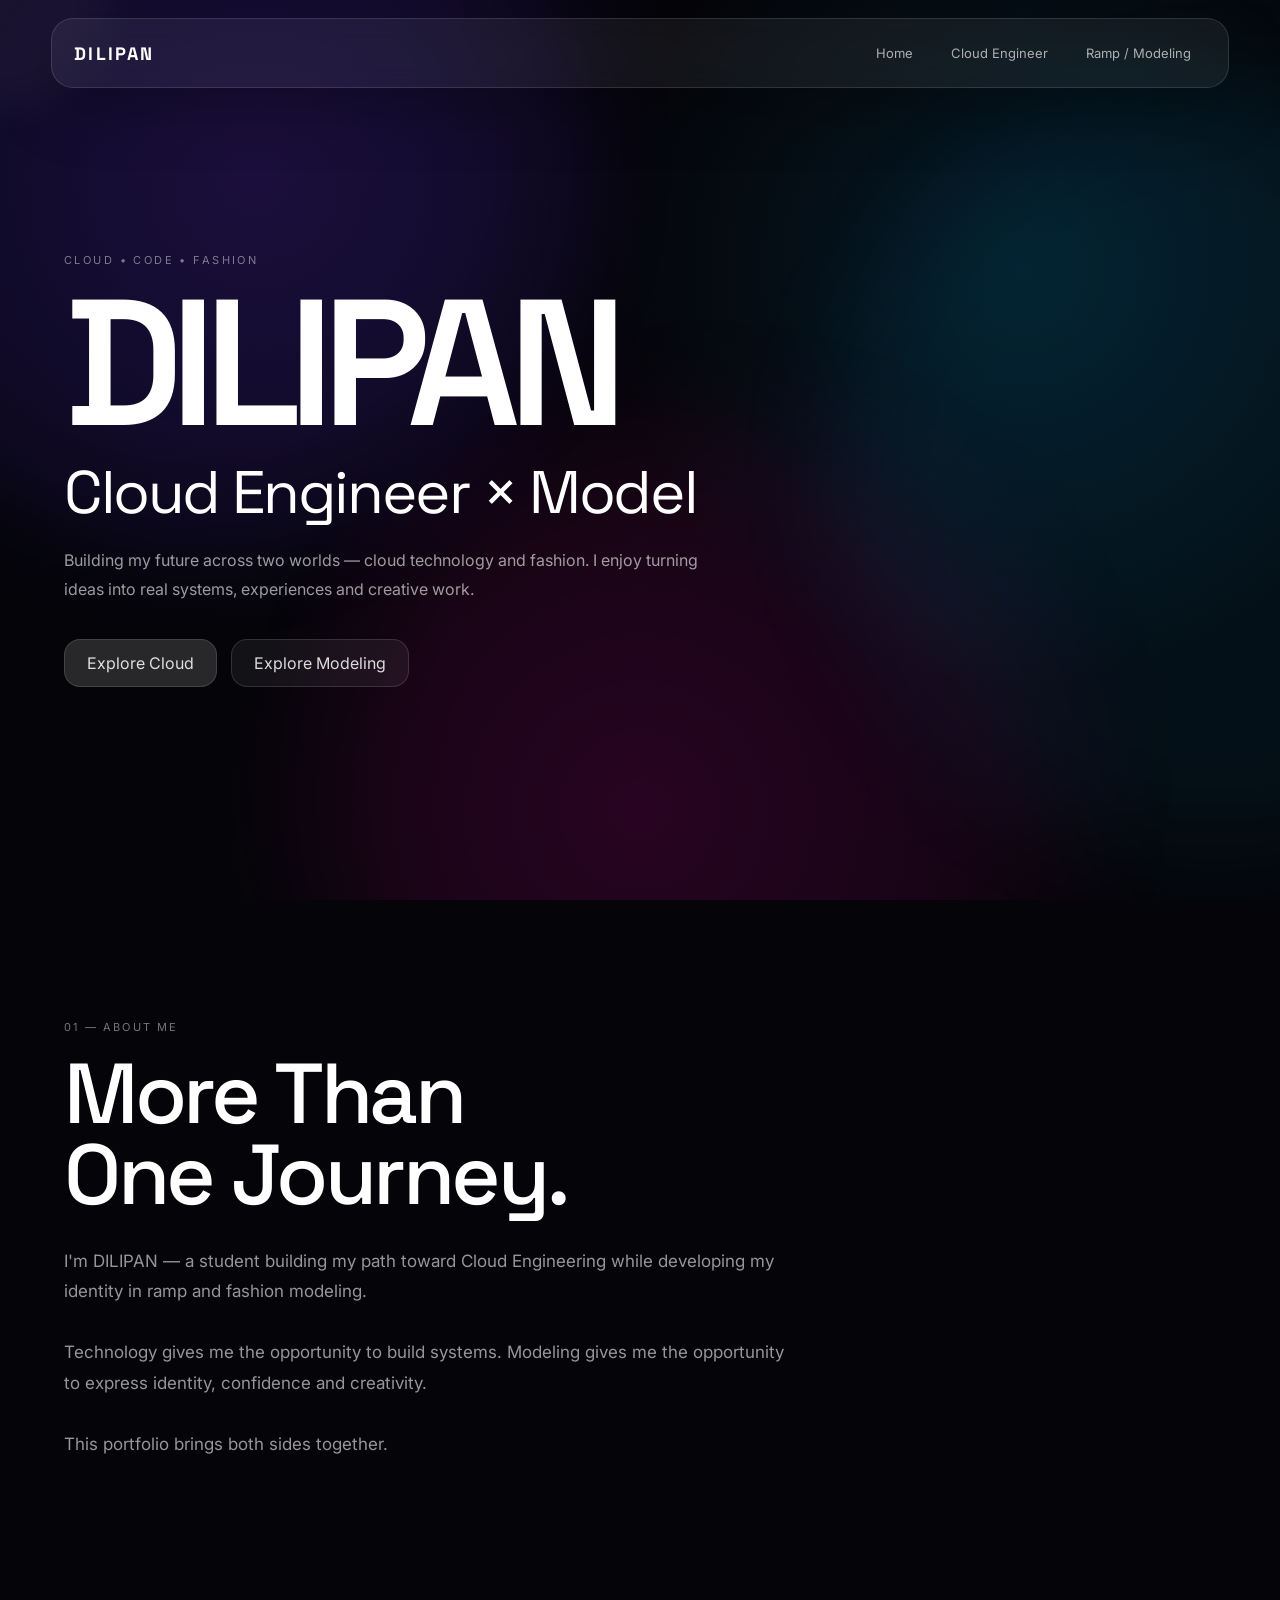
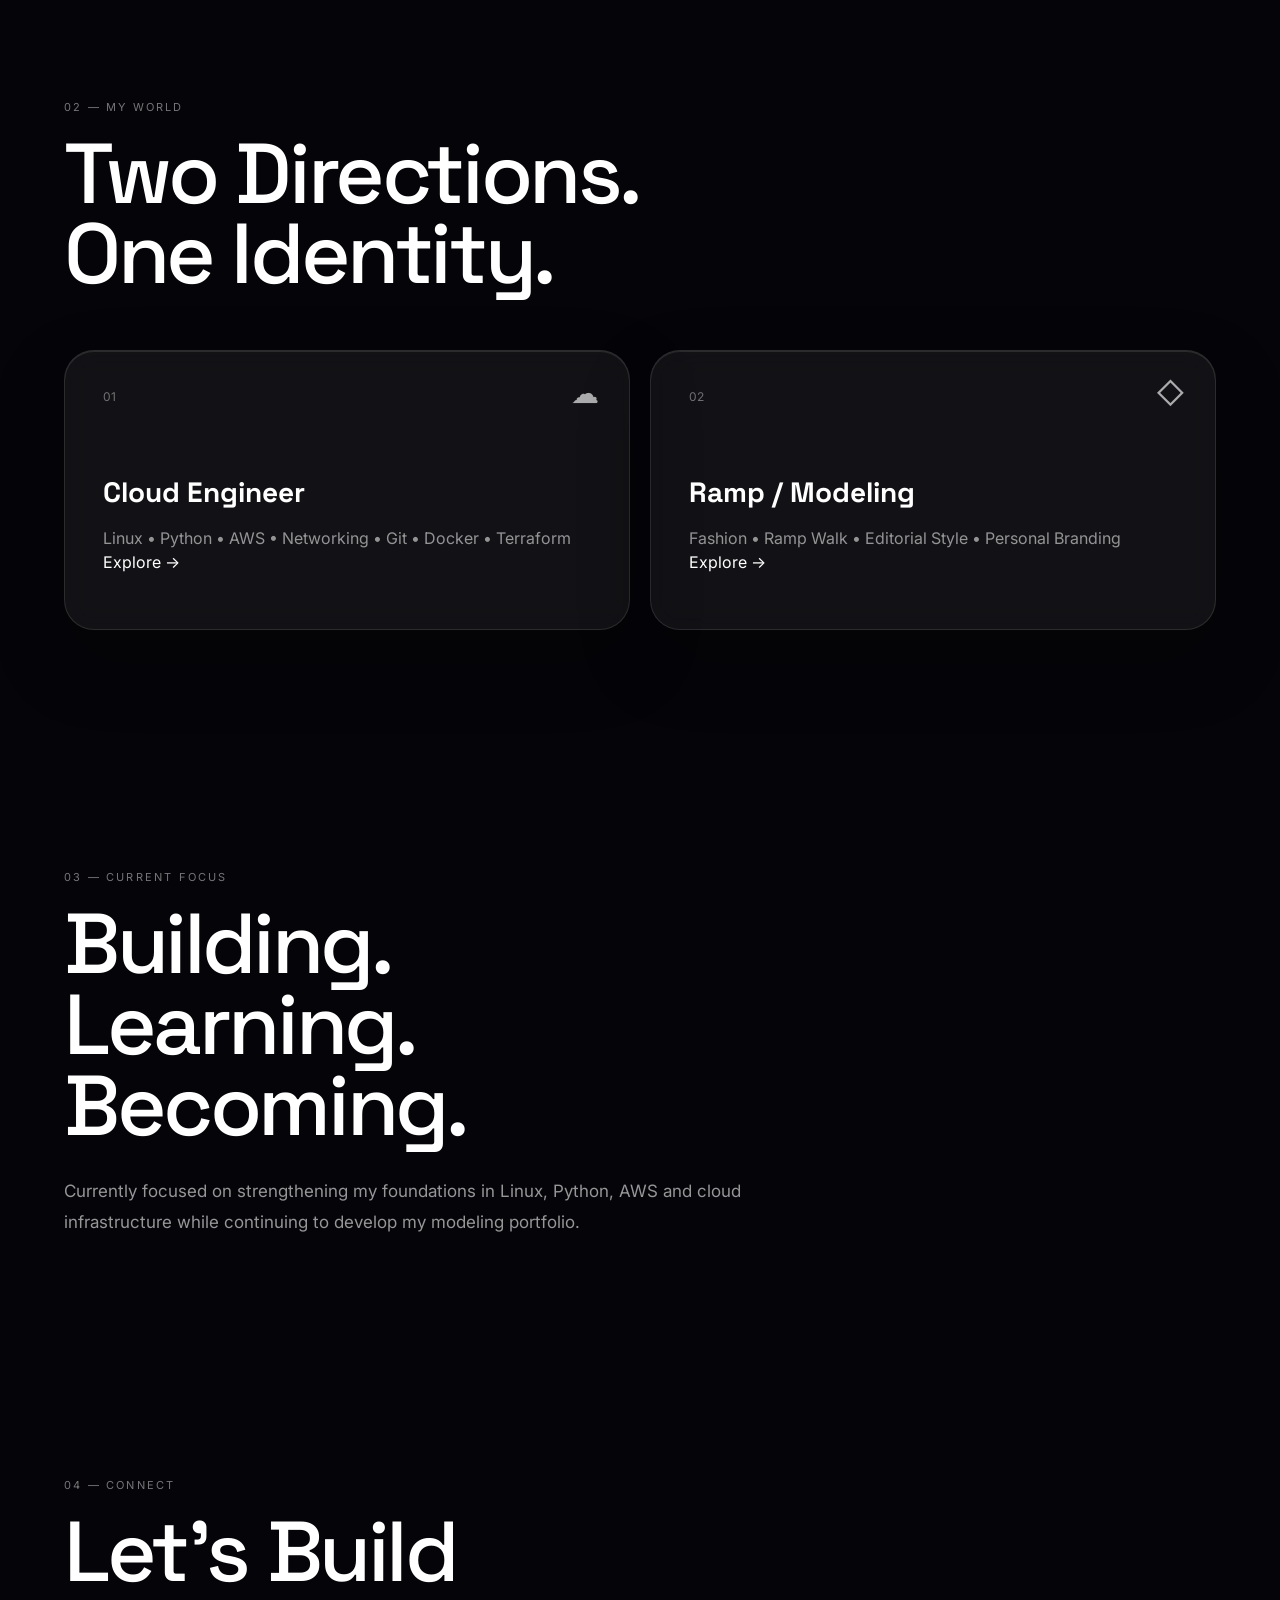
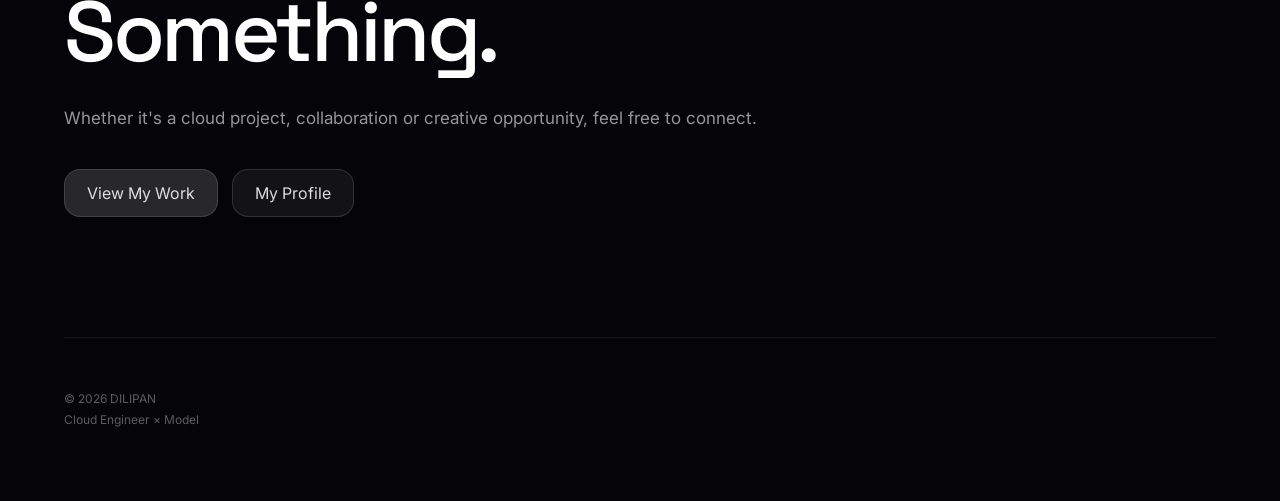
<file: index.html>
<!DOCTYPE html>
<html lang="en">

<head>
    <meta charset="UTF-8">

    <meta name="viewport"
        content="width=device-width, initial-scale=1.0">

    <title>DILIPAN | Cloud Engineer × Model</title>

    <link rel="stylesheet" href="style.css">
</head>

<body>

    <!-- ========================================
         LIQUID GLASS BACKGROUND
    ======================================== -->

    <div class="liquid-background">

        <div class="liquid-layer layer-1"></div>
        <div class="liquid-layer layer-2"></div>
        <div class="liquid-layer layer-3"></div>

        <div class="cursor-light"></div>

    </div>


    <!-- ========================================
         NAVIGATION
    ======================================== -->

    <header>

        <nav class="navbar">

            <a href="index.html"
               class="logo">
                DILIPAN
            </a>

            <div class="nav-links">

                <a href="index.html">
                    Home
                </a>

                <a href="cloud.html">
                    Cloud Engineer
                </a>

                <a href="modelling.html">
                    Ramp / Modeling
                </a>

            </div>

        </nav>

    </header>


    <!-- ========================================
         HERO
    ======================================== -->

    <main>

        <section class="hero">

            <div class="hero-tag">
                CLOUD • CODE • FASHION
            </div>


            <h1>
                DILIPAN
            </h1>


            <h2>
                Cloud Engineer × Model
            </h2>


            <p>
                Building my future across two worlds —
                cloud technology and fashion.
                I enjoy turning ideas into real systems,
                experiences and creative work.
            </p>


            <div class="hero-buttons">

                <a href="cloud.html"
                   class="btn primary">
                    Explore Cloud
                </a>

                <a href="modelling.html"
                   class="btn">
                    Explore Modeling
                </a>

            </div>

        </section>



        <!-- ========================================
             ABOUT
        ======================================== -->

        <section class="about">

            <div class="section-label">
                01 — ABOUT ME
            </div>

            <h2>
                More Than<br>
                One Journey.
            </h2>

            <p class="about-text">

                I'm DILIPAN — a student building my
                path toward Cloud Engineering while
                developing my identity in ramp and
                fashion modeling.

                <br><br>

                Technology gives me the opportunity
                to build systems. Modeling gives me
                the opportunity to express identity,
                confidence and creativity.

                <br><br>

                This portfolio brings both sides
                together.

            </p>

        </section>



        <!-- ========================================
             MY WORLD
        ======================================== -->

        <section class="world">

            <div class="section-label">
                02 — MY WORLD
            </div>

            <h2>
                Two Directions.<br>
                One Identity.
            </h2>


            <div class="career-grid">


                <!-- CLOUD -->

                <a href="cloud.html"
                   class="career-card">

                    <div class="card-number">
                        01
                    </div>

                    <div class="card-icon">
                        ☁
                    </div>

                    <h3>
                        Cloud Engineer
                    </h3>

                    <p>
                        Linux • Python • AWS •
                        Networking • Git • Docker •
                        Terraform
                    </p>

                    <span class="card-link">
                        Explore → 
                    </span>

                </a>



                <!-- MODELING -->

                <a href="modelling.html"
                   class="career-card">

                    <div class="card-number">
                        02
                    </div>

                    <div class="card-icon">
                        ◇
                    </div>

                    <h3>
                        Ramp / Modeling
                    </h3>

                    <p>
                        Fashion • Ramp Walk •
                        Editorial Style •
                        Personal Branding
                    </p>

                    <span class="card-link">
                        Explore →
                    </span>

                </a>

            </div>

        </section>



        <!-- ========================================
             CURRENT FOCUS
        ======================================== -->

        <section class="focus">

            <div class="section-label">
                03 — CURRENT FOCUS
            </div>

            <h2>
                Building.<br>
                Learning.<br>
                Becoming.
            </h2>

            <p class="about-text">

                Currently focused on strengthening
                my foundations in Linux, Python,
                AWS and cloud infrastructure while
                continuing to develop my modeling
                portfolio.

            </p>

        </section>



        <!-- ========================================
             CONTACT
        ======================================== -->

        <section class="contact">

            <div class="section-label">
                04 — CONNECT
            </div>

            <h2>
                Let's Build<br>
                Something.
            </h2>

            <p class="about-text">

                Whether it's a cloud project,
                collaboration or creative opportunity,
                feel free to connect.

            </p>


            <div class="hero-buttons">

                <a href="cloud.html"
                   class="btn primary">
                    View My Work
                </a>

                <a href="modelling.html"
                   class="btn">
                    My Profile
                </a>

            </div>

        </section>

    </main>



    <!-- ========================================
         FOOTER
    ======================================== -->

    <footer>

        © 2026 DILIPAN
        <br>
        Cloud Engineer × Model

    </footer>


    <script src="script.js"></script>

</body>

</html>
</file>
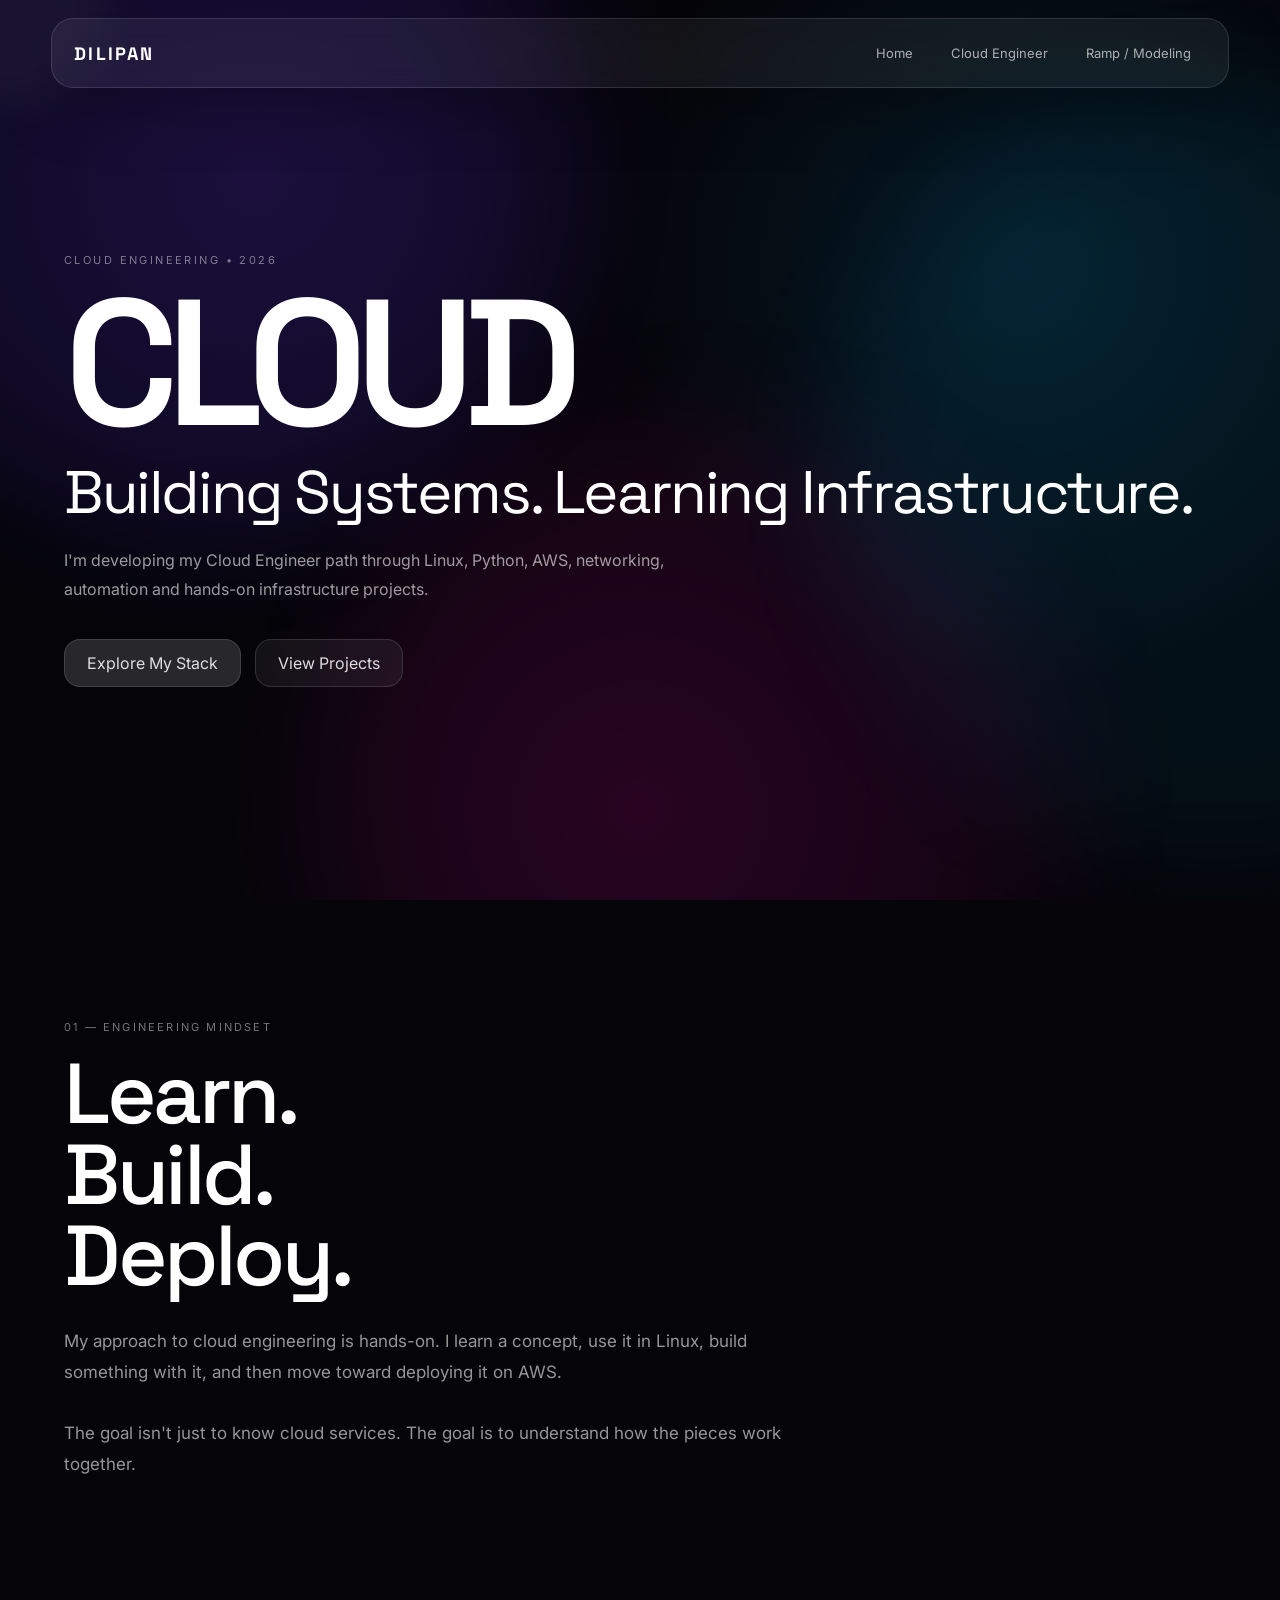
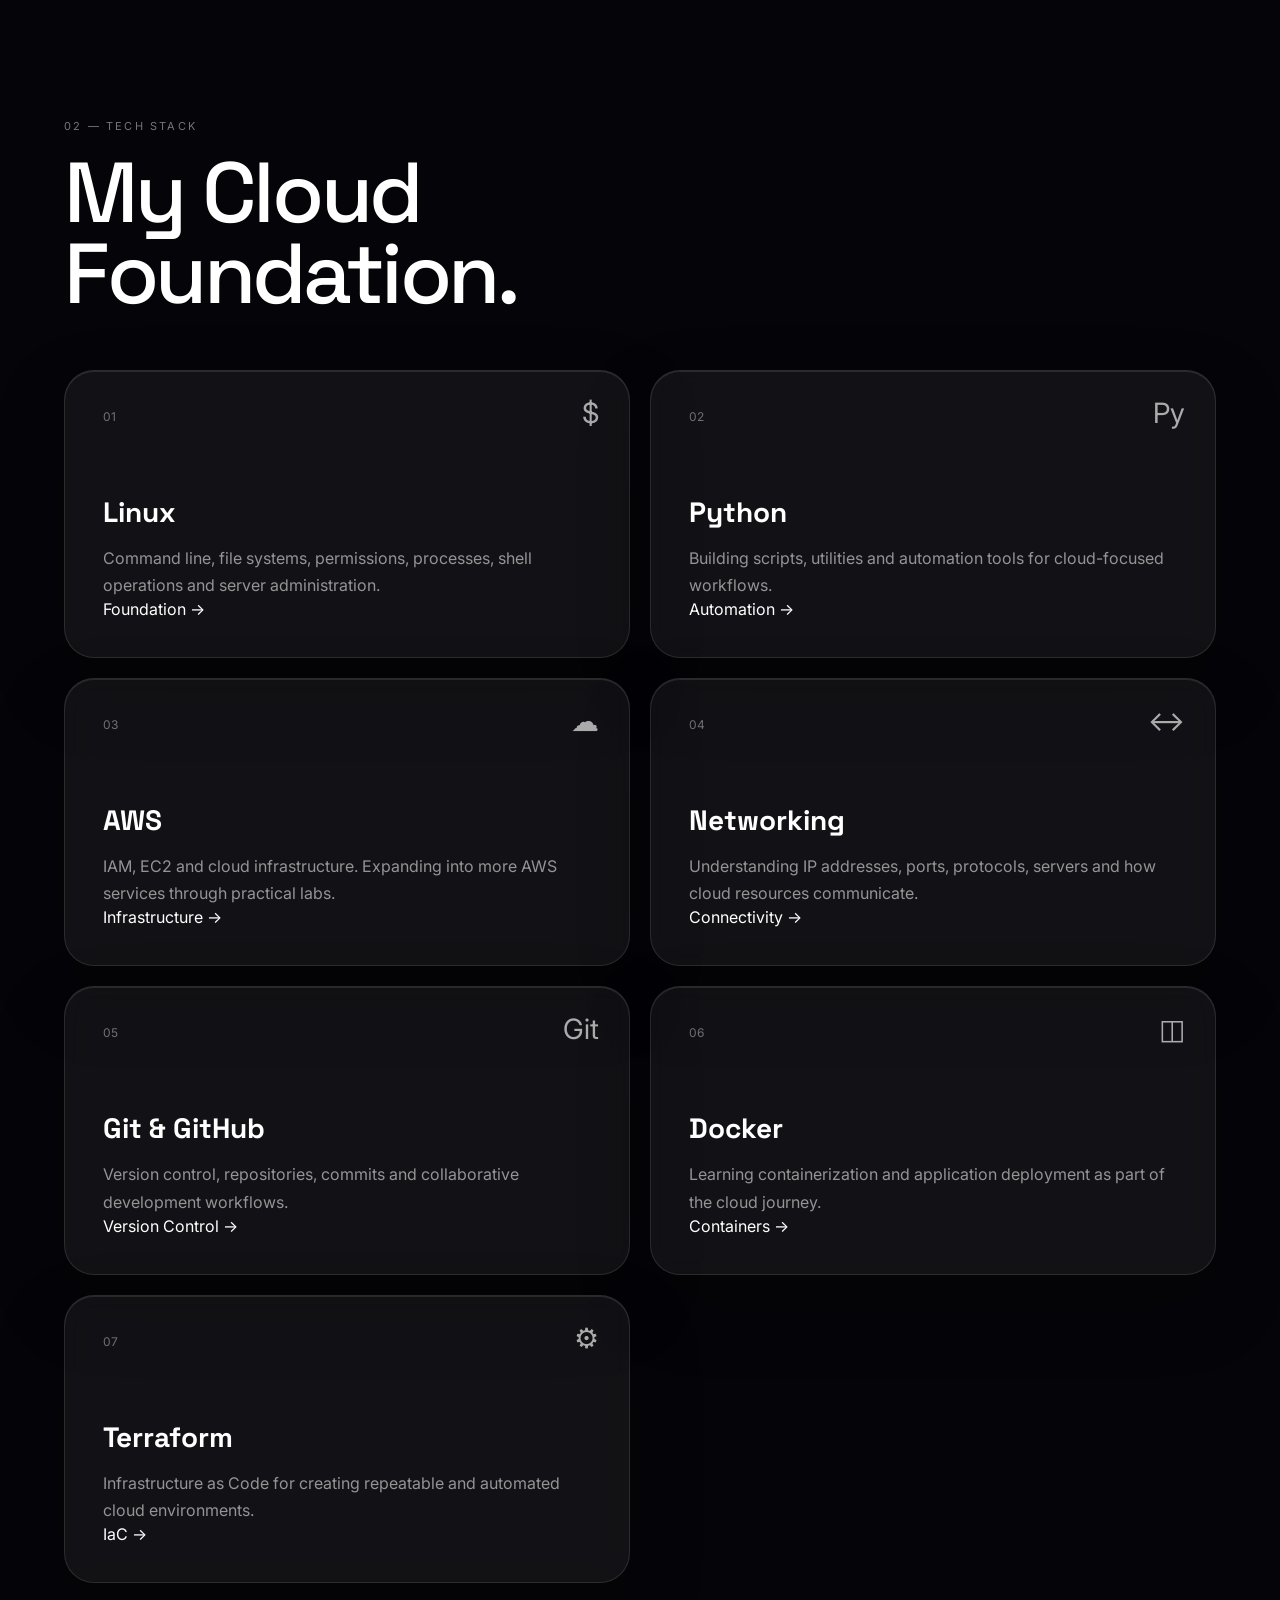
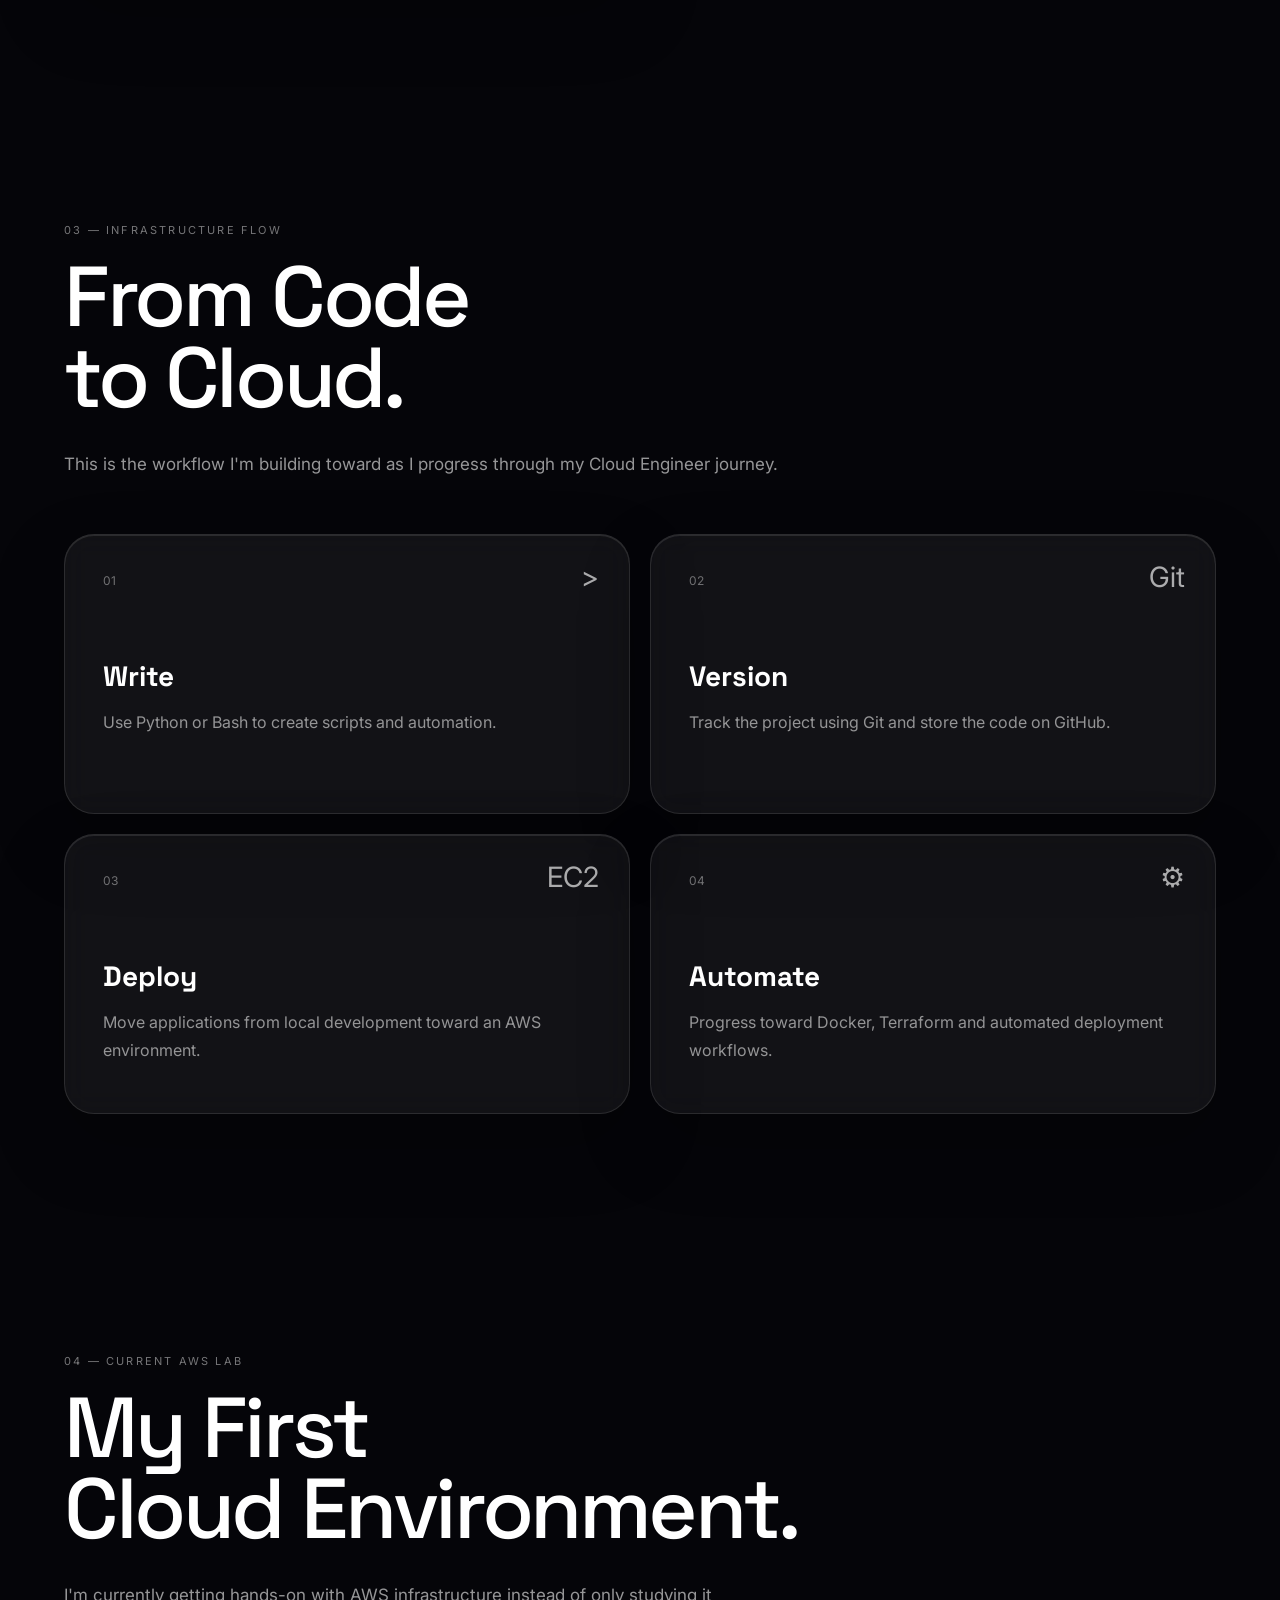
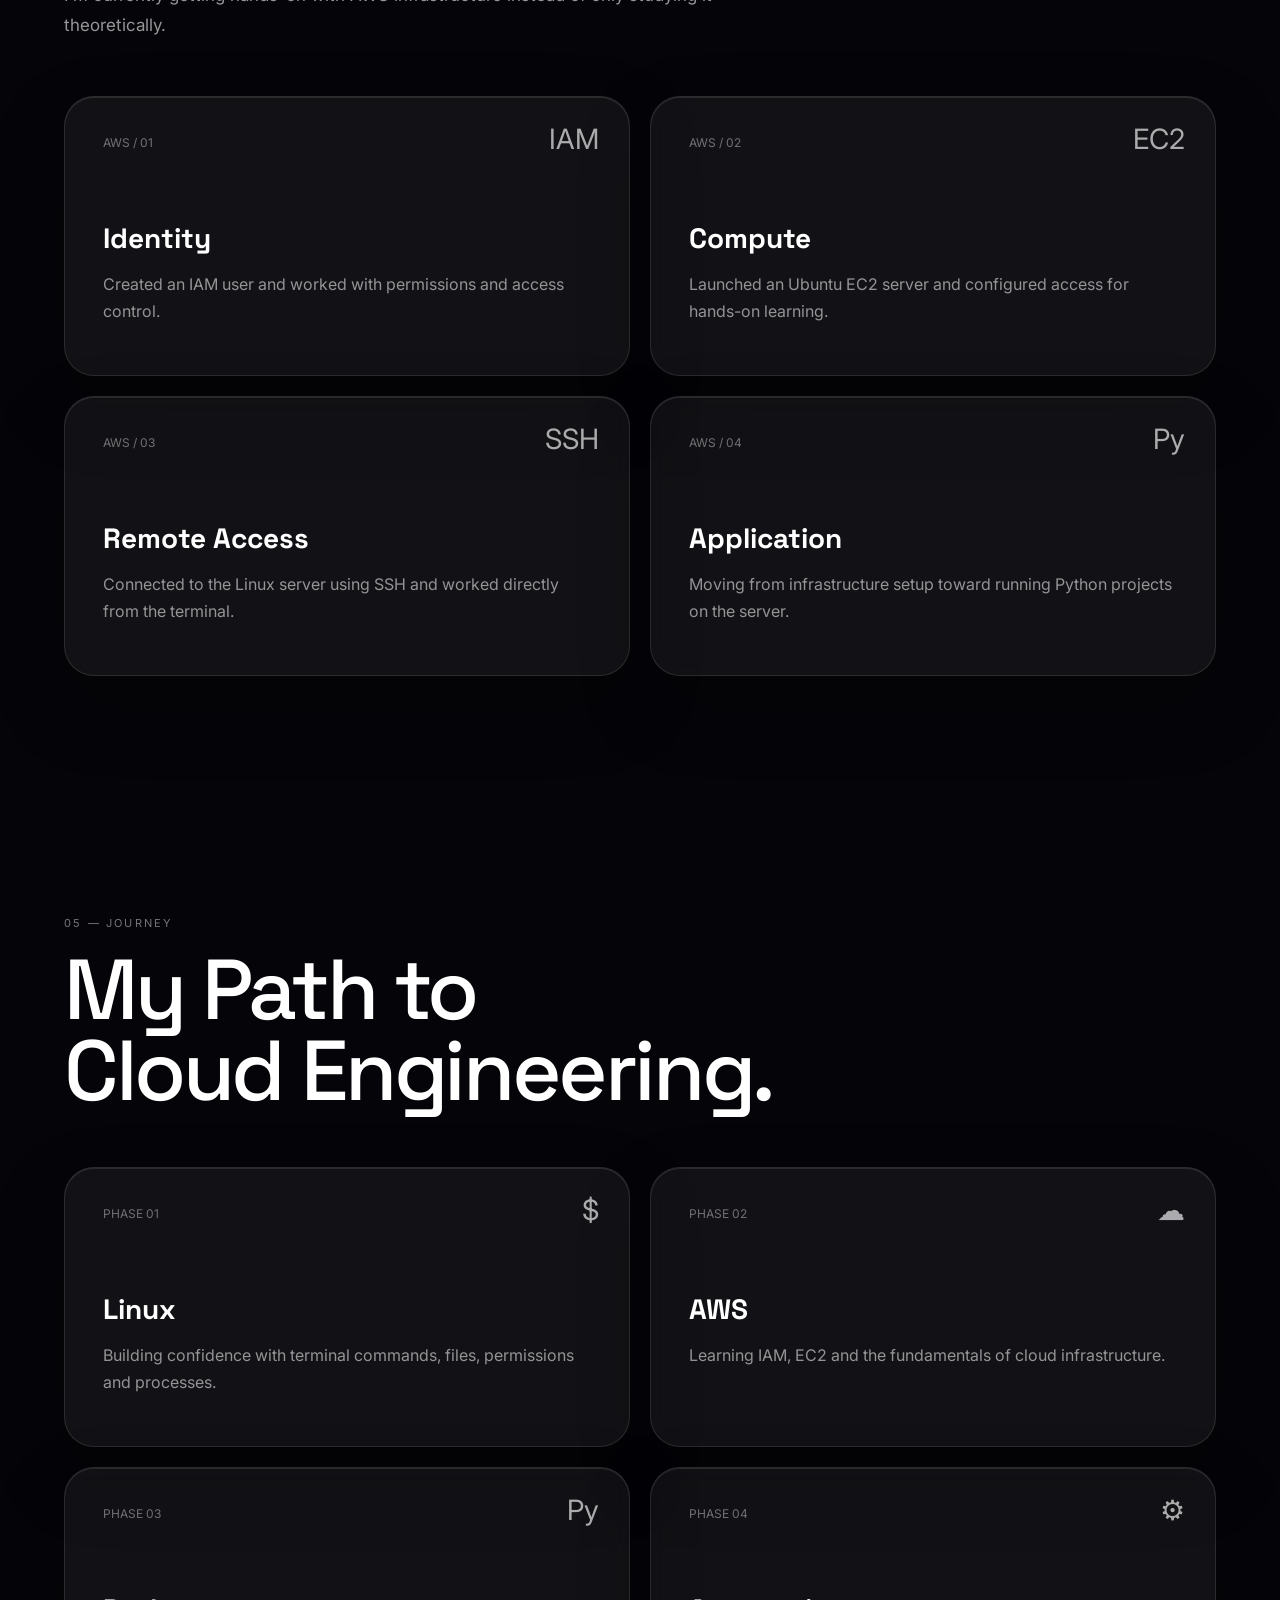
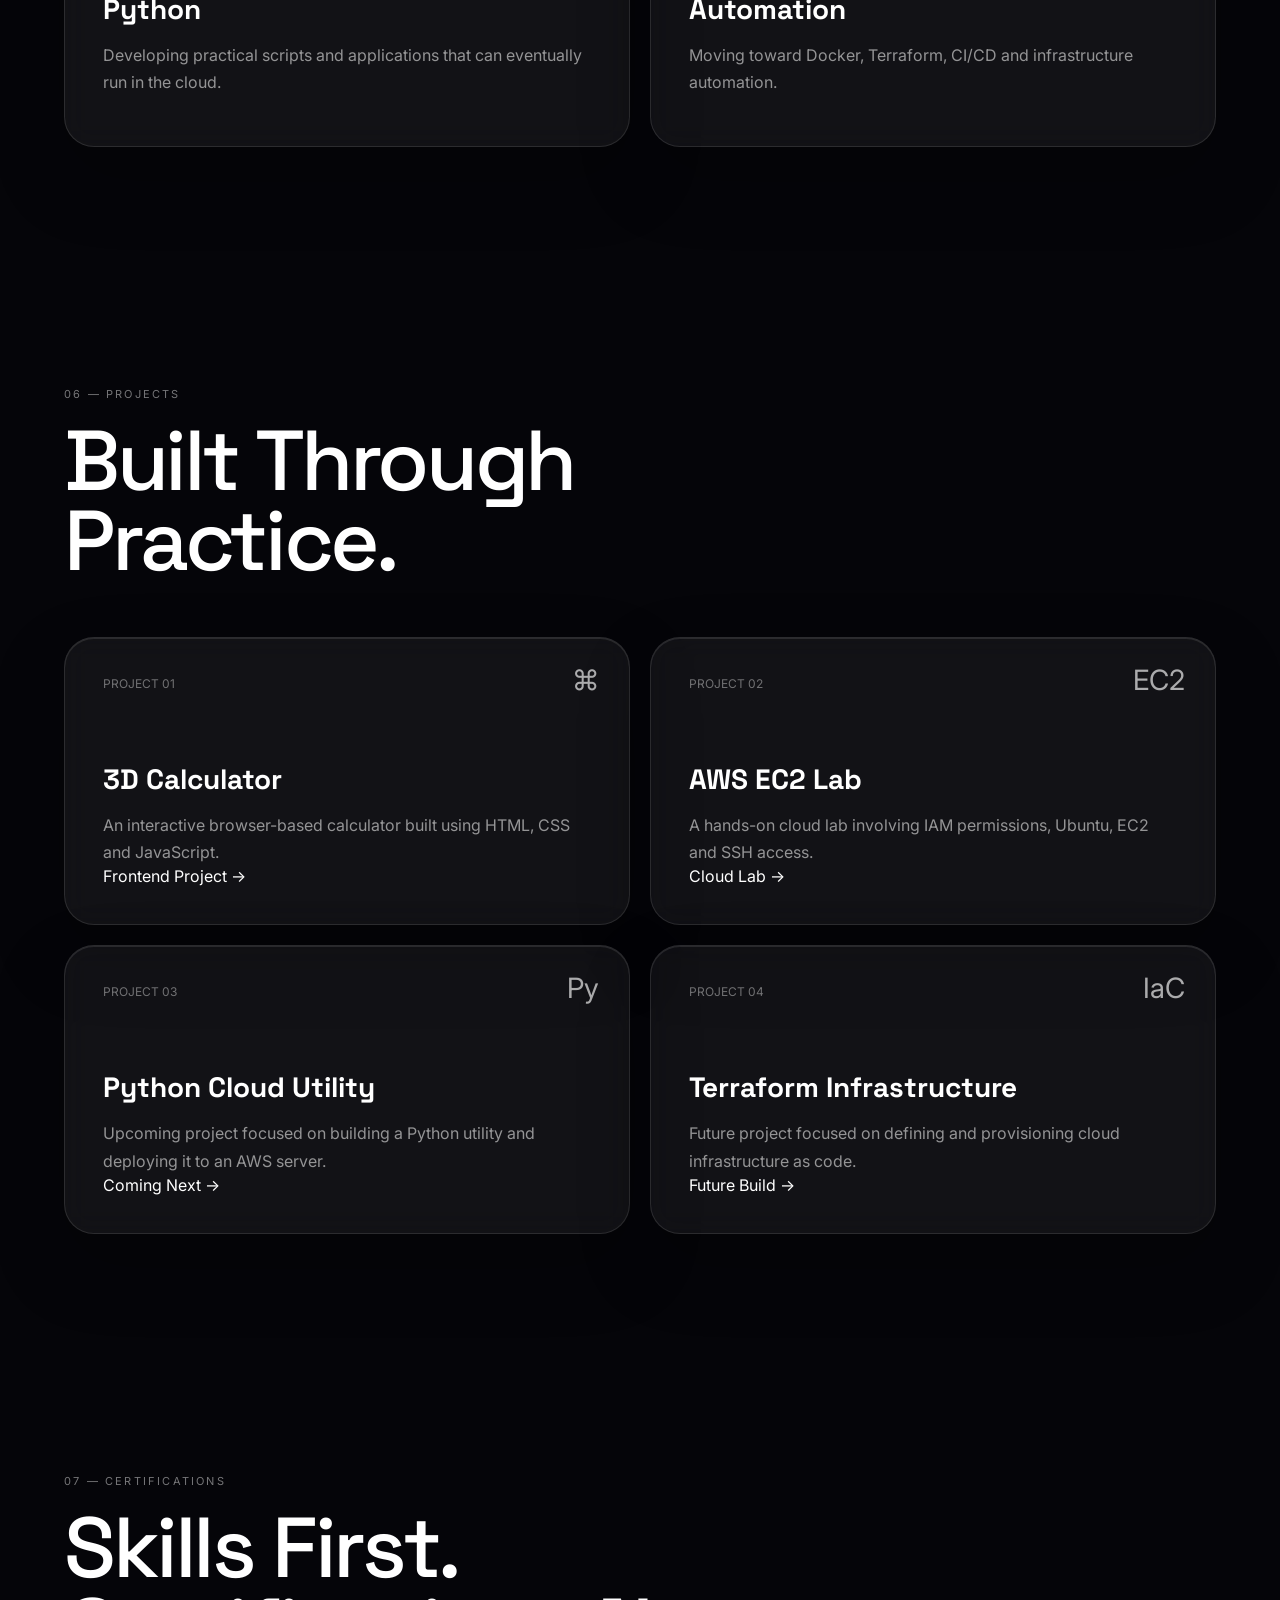
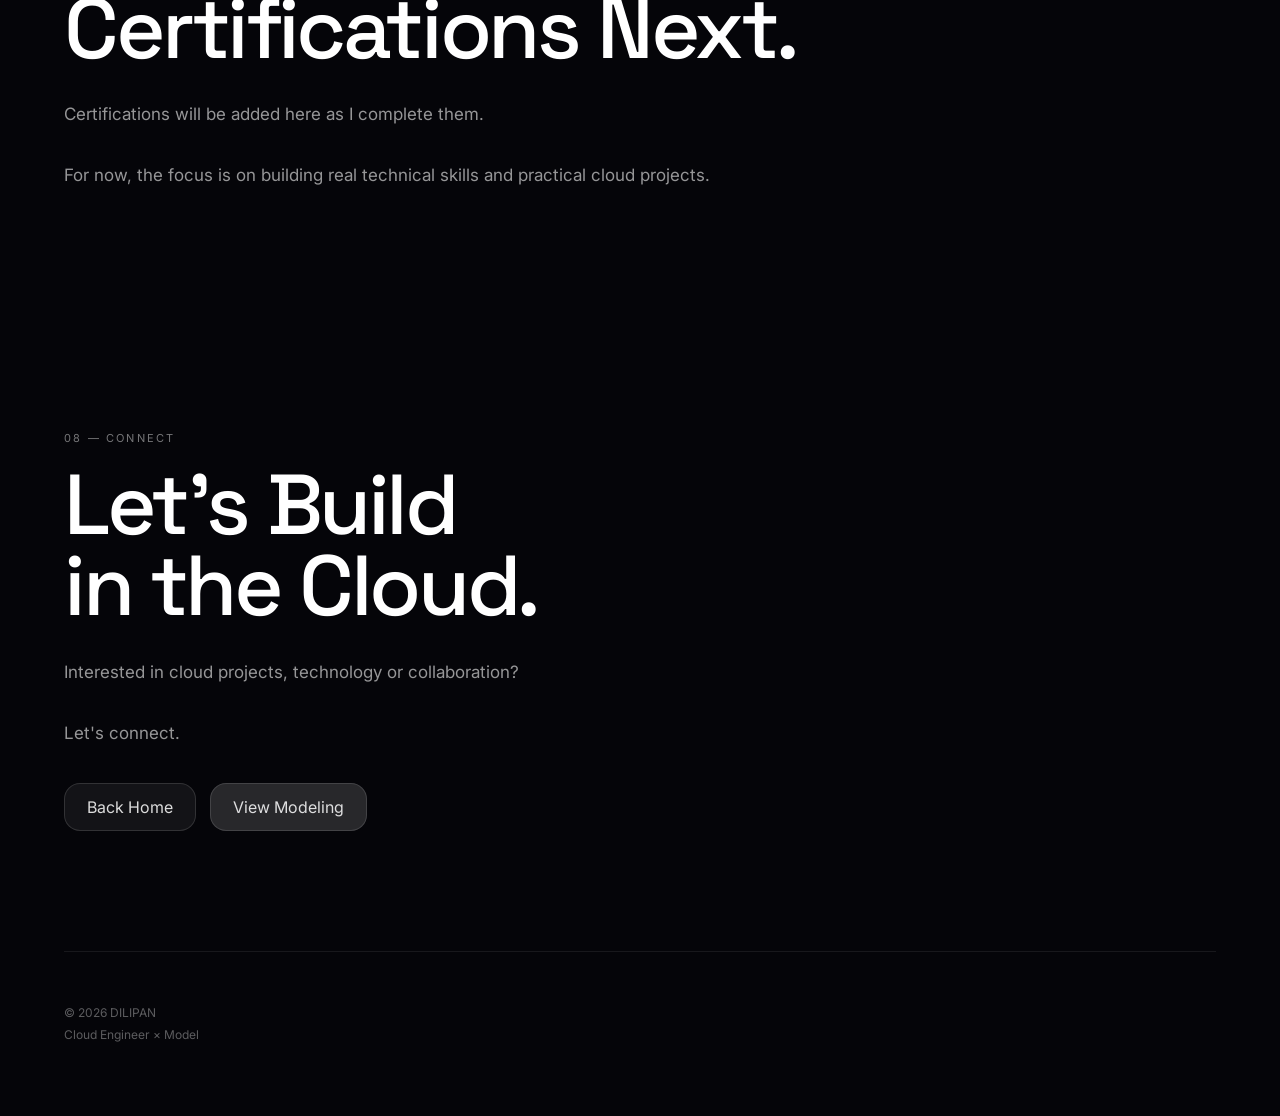
<file: cloud.html>
<!DOCTYPE html>
<html lang="en">

<head>
    <meta charset="UTF-8">
    <meta name="viewport" content="width=device-width, initial-scale=1.0">

    <title>DILIPAN | Cloud Engineer</title>

    <link rel="stylesheet" href="style.css">
</head>

<body>

    <!-- ========================================
         LIQUID GLASS ENVIRONMENT
    ======================================== -->

    <div class="liquid-background">

        <div class="liquid-layer layer-1"></div>
        <div class="liquid-layer layer-2"></div>
        <div class="liquid-layer layer-3"></div>

        <div class="cursor-light"></div>

    </div>


    <!-- ========================================
         NAVIGATION
    ======================================== -->

    <header>

        <nav class="navbar">

            <a href="index.html" class="logo">
                DILIPAN
            </a>

            <div class="nav-links">

                <a href="index.html">
                    Home
                </a>

                <a href="cloud.html">
                    Cloud Engineer
                </a>

                <a href="modelling.html">
                    Ramp / Modeling
                </a>

            </div>

        </nav>

    </header>


    <main>


        <!-- ========================================
             HERO
        ======================================== -->

        <section class="hero">

            <div class="hero-tag">
                CLOUD ENGINEERING • 2026
            </div>

            <h1>
                CLOUD
            </h1>

            <h2>
                Building Systems. Learning Infrastructure.
            </h2>

            <p>
                I'm developing my Cloud Engineer path
                through Linux, Python, AWS, networking,
                automation and hands-on infrastructure
                projects.
            </p>

            <div class="hero-buttons">

                <a href="#stack" class="btn primary">
                    Explore My Stack
                </a>

                <a href="#projects" class="btn">
                    View Projects
                </a>

            </div>

        </section>



        <!-- ========================================
             ENGINEERING INTRO
        ======================================== -->

        <section>

            <div class="section-label">
                01 — ENGINEERING MINDSET
            </div>

            <h2>
                Learn.<br>
                Build.<br>
                Deploy.
            </h2>

            <p class="about-text">

                My approach to cloud engineering is
                hands-on. I learn a concept, use it
                in Linux, build something with it,
                and then move toward deploying it
                on AWS.

                <br><br>

                The goal isn't just to know cloud
                services. The goal is to understand
                how the pieces work together.

            </p>

        </section>



        <!-- ========================================
             STACK
        ======================================== -->

        <section id="stack">

            <div class="section-label">
                02 — TECH STACK
            </div>

            <h2>
                My Cloud<br>
                Foundation.
            </h2>


            <div class="career-grid">


                <!-- LINUX -->

                <div class="career-card">

                    <div class="card-number">
                        01
                    </div>

                    <div class="card-icon">
                        $
                    </div>

                    <h3>
                        Linux
                    </h3>

                    <p>
                        Command line, file systems,
                        permissions, processes,
                        shell operations and server
                        administration.
                    </p>

                    <span class="card-link">
                        Foundation →
                    </span>

                </div>


                <!-- PYTHON -->

                <div class="career-card">

                    <div class="card-number">
                        02
                    </div>

                    <div class="card-icon">
                        Py
                    </div>

                    <h3>
                        Python
                    </h3>

                    <p>
                        Building scripts, utilities
                        and automation tools for
                        cloud-focused workflows.
                    </p>

                    <span class="card-link">
                        Automation →
                    </span>

                </div>


                <!-- AWS -->

                <div class="career-card">

                    <div class="card-number">
                        03
                    </div>

                    <div class="card-icon">
                        ☁
                    </div>

                    <h3>
                        AWS
                    </h3>

                    <p>
                        IAM, EC2 and cloud
                        infrastructure. Expanding
                        into more AWS services through
                        practical labs.
                    </p>

                    <span class="card-link">
                        Infrastructure →
                    </span>

                </div>


                <!-- NETWORKING -->

                <div class="career-card">

                    <div class="card-number">
                        04
                    </div>

                    <div class="card-icon">
                        ↔
                    </div>

                    <h3>
                        Networking
                    </h3>

                    <p>
                        Understanding IP addresses,
                        ports, protocols, servers
                        and how cloud resources
                        communicate.
                    </p>

                    <span class="card-link">
                        Connectivity →
                    </span>

                </div>


                <!-- GIT -->

                <div class="career-card">

                    <div class="card-number">
                        05
                    </div>

                    <div class="card-icon">
                        Git
                    </div>

                    <h3>
                        Git & GitHub
                    </h3>

                    <p>
                        Version control, repositories,
                        commits and collaborative
                        development workflows.
                    </p>

                    <span class="card-link">
                        Version Control →
                    </span>

                </div>


                <!-- DOCKER -->

                <div class="career-card">

                    <div class="card-number">
                        06
                    </div>

                    <div class="card-icon">
                        ◫
                    </div>

                    <h3>
                        Docker
                    </h3>

                    <p>
                        Learning containerization and
                        application deployment as part
                        of the cloud journey.
                    </p>

                    <span class="card-link">
                        Containers →
                    </span>

                </div>


                <!-- TERRAFORM -->

                <div class="career-card">

                    <div class="card-number">
                        07
                    </div>

                    <div class="card-icon">
                        ⚙
                    </div>

                    <h3>
                        Terraform
                    </h3>

                    <p>
                        Infrastructure as Code for
                        creating repeatable and
                        automated cloud environments.
                    </p>

                    <span class="card-link">
                        IaC →
                    </span>

                </div>


            </div>

        </section>



        <!-- ========================================
             INFRASTRUCTURE FLOW
        ======================================== -->

        <section>

            <div class="section-label">
                03 — INFRASTRUCTURE FLOW
            </div>

            <h2>
                From Code<br>
                to Cloud.
            </h2>

            <p class="about-text">

                This is the workflow I'm building
                toward as I progress through my
                Cloud Engineer journey.

            </p>


            <div class="career-grid">


                <div class="career-card">

                    <div class="card-number">
                        01
                    </div>

                    <div class="card-icon">
                        >
                    </div>

                    <h3>
                        Write
                    </h3>

                    <p>
                        Use Python or Bash to create
                        scripts and automation.
                    </p>

                </div>


                <div class="career-card">

                    <div class="card-number">
                        02
                    </div>

                    <div class="card-icon">
                        Git
                    </div>

                    <h3>
                        Version
                    </h3>

                    <p>
                        Track the project using Git
                        and store the code on GitHub.
                    </p>

                </div>


                <div class="career-card">

                    <div class="card-number">
                        03
                    </div>

                    <div class="card-icon">
                        EC2
                    </div>

                    <h3>
                        Deploy
                    </h3>

                    <p>
                        Move applications from local
                        development toward an AWS
                        environment.
                    </p>

                </div>


                <div class="career-card">

                    <div class="card-number">
                        04
                    </div>

                    <div class="card-icon">
                        ⚙
                    </div>

                    <h3>
                        Automate
                    </h3>

                    <p>
                        Progress toward Docker,
                        Terraform and automated
                        deployment workflows.
                    </p>

                </div>


            </div>

        </section>



        <!-- ========================================
             CURRENT AWS LAB
        ======================================== -->

        <section>

            <div class="section-label">
                04 — CURRENT AWS LAB
            </div>

            <h2>
                My First<br>
                Cloud Environment.
            </h2>


            <p class="about-text">

                I'm currently getting hands-on with
                AWS infrastructure instead of only
                studying it theoretically.

            </p>


            <div class="career-grid">


                <div class="career-card">

                    <div class="card-number">
                        AWS / 01
                    </div>

                    <div class="card-icon">
                        IAM
                    </div>

                    <h3>
                        Identity
                    </h3>

                    <p>
                        Created an IAM user and worked
                        with permissions and access
                        control.
                    </p>

                </div>


                <div class="career-card">

                    <div class="card-number">
                        AWS / 02
                    </div>

                    <div class="card-icon">
                        EC2
                    </div>

                    <h3>
                        Compute
                    </h3>

                    <p>
                        Launched an Ubuntu EC2 server
                        and configured access for
                        hands-on learning.
                    </p>

                </div>


                <div class="career-card">

                    <div class="card-number">
                        AWS / 03
                    </div>

                    <div class="card-icon">
                        SSH
                    </div>

                    <h3>
                        Remote Access
                    </h3>

                    <p>
                        Connected to the Linux server
                        using SSH and worked directly
                        from the terminal.
                    </p>

                </div>


                <div class="career-card">

                    <div class="card-number">
                        AWS / 04
                    </div>

                    <div class="card-icon">
                        Py
                    </div>

                    <h3>
                        Application
                    </h3>

                    <p>
                        Moving from infrastructure
                        setup toward running Python
                        projects on the server.
                    </p>

                </div>


            </div>

        </section>



        <!-- ========================================
             JOURNEY
        ======================================== -->

        <section id="journey">

            <div class="section-label">
                05 — JOURNEY
            </div>

            <h2>
                My Path to<br>
                Cloud Engineering.
            </h2>


            <div class="career-grid">


                <div class="career-card">

                    <div class="card-number">
                        PHASE 01
                    </div>

                    <div class="card-icon">
                        $
                    </div>

                    <h3>
                        Linux
                    </h3>

                    <p>
                        Building confidence with
                        terminal commands, files,
                        permissions and processes.
                    </p>

                </div>


                <div class="career-card">

                    <div class="card-number">
                        PHASE 02
                    </div>

                    <div class="card-icon">
                        ☁
                    </div>

                    <h3>
                        AWS
                    </h3>

                    <p>
                        Learning IAM, EC2 and the
                        fundamentals of cloud
                        infrastructure.
                    </p>

                </div>


                <div class="career-card">

                    <div class="card-number">
                        PHASE 03
                    </div>

                    <div class="card-icon">
                        Py
                    </div>

                    <h3>
                        Python
                    </h3>

                    <p>
                        Developing practical scripts
                        and applications that can
                        eventually run in the cloud.
                    </p>

                </div>


                <div class="career-card">

                    <div class="card-number">
                        PHASE 04
                    </div>

                    <div class="card-icon">
                        ⚙
                    </div>

                    <h3>
                        Automation
                    </h3>

                    <p>
                        Moving toward Docker,
                        Terraform, CI/CD and
                        infrastructure automation.
                    </p>

                </div>


            </div>

        </section>



        <!-- ========================================
             PROJECTS
        ======================================== -->

        <section id="projects">

            <div class="section-label">
                06 — PROJECTS
            </div>

            <h2>
                Built Through<br>
                Practice.
            </h2>


            <div class="career-grid">


                <div class="career-card">

                    <div class="card-number">
                        PROJECT 01
                    </div>

                    <div class="card-icon">
                        ⌘
                    </div>

                    <h3>
                        3D Calculator
                    </h3>

                    <p>
                        An interactive browser-based
                        calculator built using HTML,
                        CSS and JavaScript.
                    </p>

                    <span class="card-link">
                        Frontend Project →
                    </span>

                </div>


                <div class="career-card">

                    <div class="card-number">
                        PROJECT 02
                    </div>

                    <div class="card-icon">
                        EC2
                    </div>

                    <h3>
                        AWS EC2 Lab
                    </h3>

                    <p>
                        A hands-on cloud lab involving
                        IAM permissions, Ubuntu,
                        EC2 and SSH access.
                    </p>

                    <span class="card-link">
                        Cloud Lab →
                    </span>

                </div>


                <div class="career-card">

                    <div class="card-number">
                        PROJECT 03
                    </div>

                    <div class="card-icon">
                        Py
                    </div>

                    <h3>
                        Python Cloud Utility
                    </h3>

                    <p>
                        Upcoming project focused on
                        building a Python utility and
                        deploying it to an AWS server.
                    </p>

                    <span class="card-link">
                        Coming Next →
                    </span>

                </div>


                <div class="career-card">

                    <div class="card-number">
                        PROJECT 04
                    </div>

                    <div class="card-icon">
                        IaC
                    </div>

                    <h3>
                        Terraform Infrastructure
                    </h3>

                    <p>
                        Future project focused on
                        defining and provisioning
                        cloud infrastructure as code.
                    </p>

                    <span class="card-link">
                        Future Build →
                    </span>

                </div>


            </div>

        </section>



        <!-- ========================================
             CERTIFICATIONS
        ======================================== -->

        <section>

            <div class="section-label">
                07 — CERTIFICATIONS
            </div>

            <h2>
                Skills First.<br>
                Certifications Next.
            </h2>

            <p class="about-text">

                Certifications will be added here
                as I complete them.

                <br><br>

                For now, the focus is on building
                real technical skills and practical
                cloud projects.

            </p>

        </section>



        <!-- ========================================
             CONTACT
        ======================================== -->

        <section class="contact">

            <div class="section-label">
                08 — CONNECT
            </div>

            <h2>
                Let's Build<br>
                in the Cloud.
            </h2>

            <p class="about-text">

                Interested in cloud projects,
                technology or collaboration?

                <br><br>

                Let's connect.

            </p>

            <div class="hero-buttons">

                <a
                    href="index.html"
                    class="btn"
                >
                    Back Home
                </a>

                <a
                    href="modelling.html"
                    class="btn primary"
                >
                    View Modeling
                </a>

            </div>

        </section>

    </main>



    <!-- ========================================
         FOOTER
    ======================================== -->

    <footer>

        © 2026 DILIPAN

        <br>

        Cloud Engineer × Model

    </footer>


    <script src="script.js"></script>

</body>

</html>
</file>
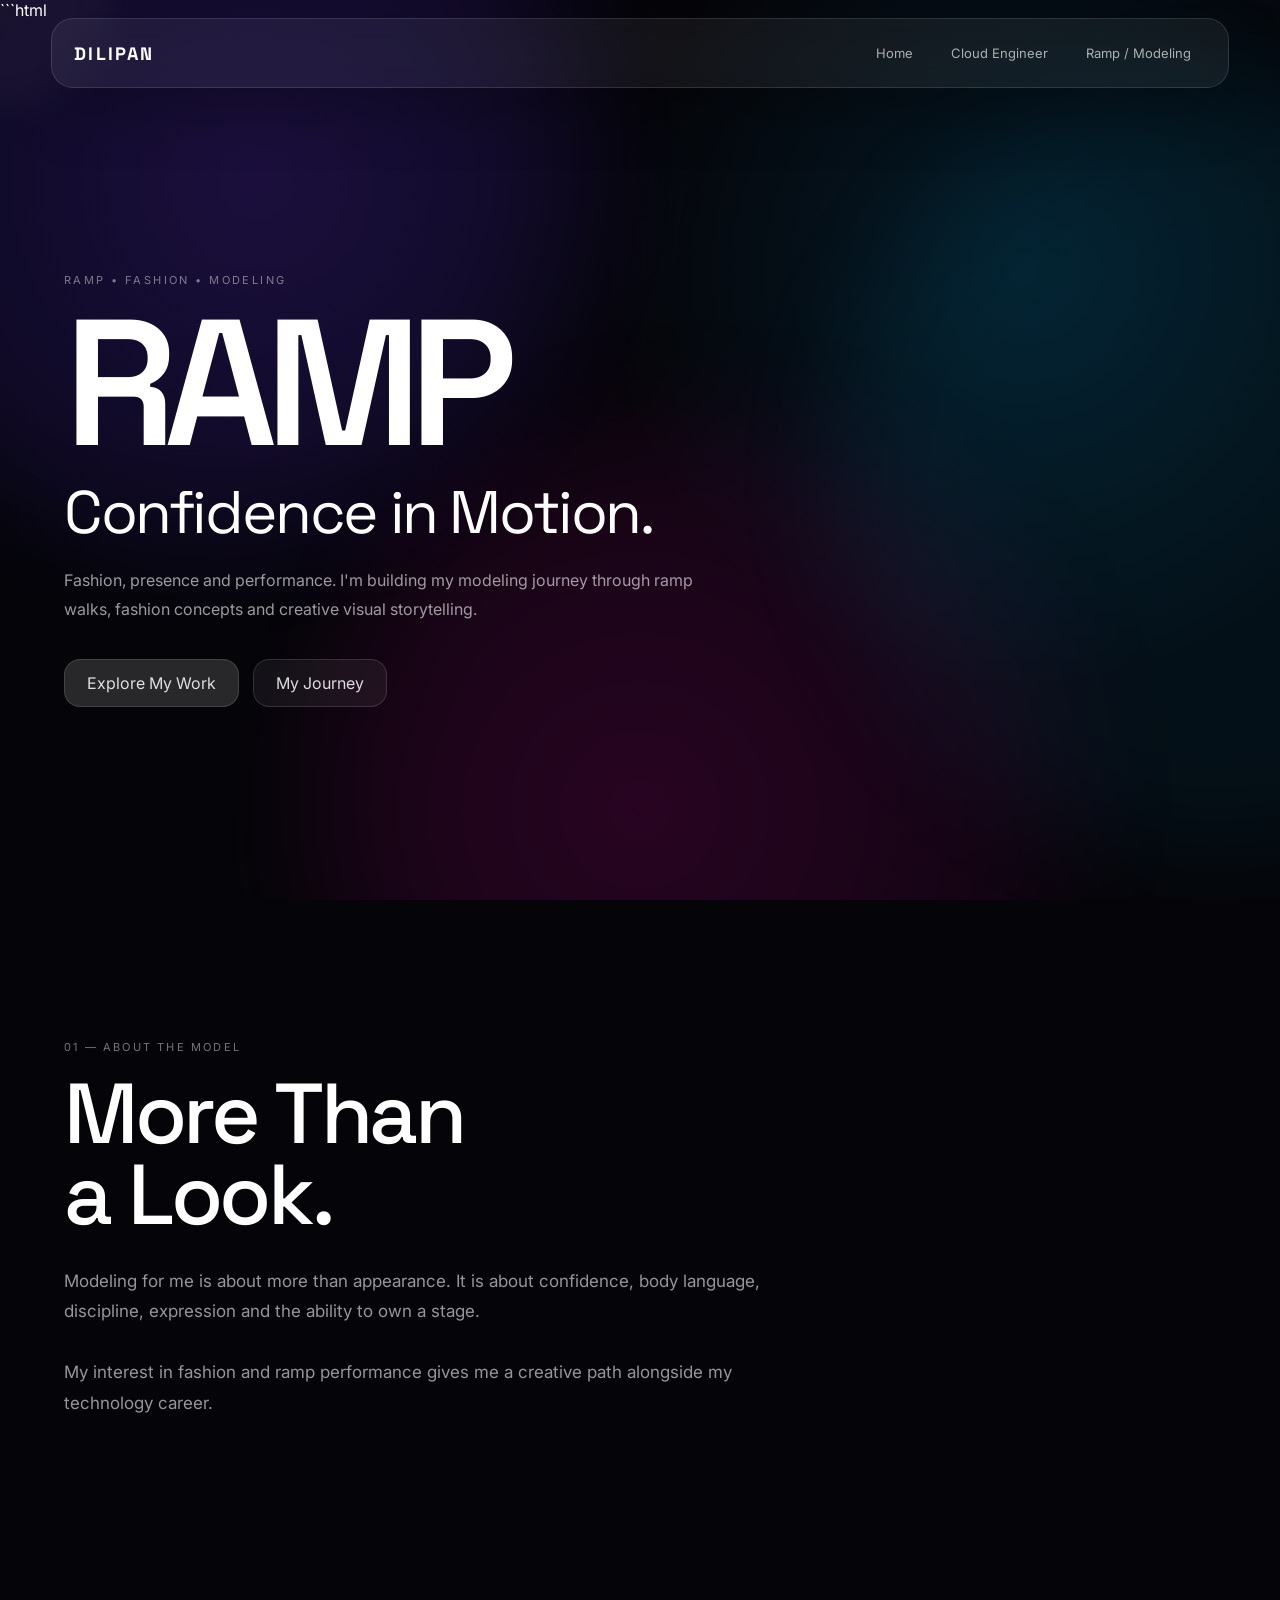
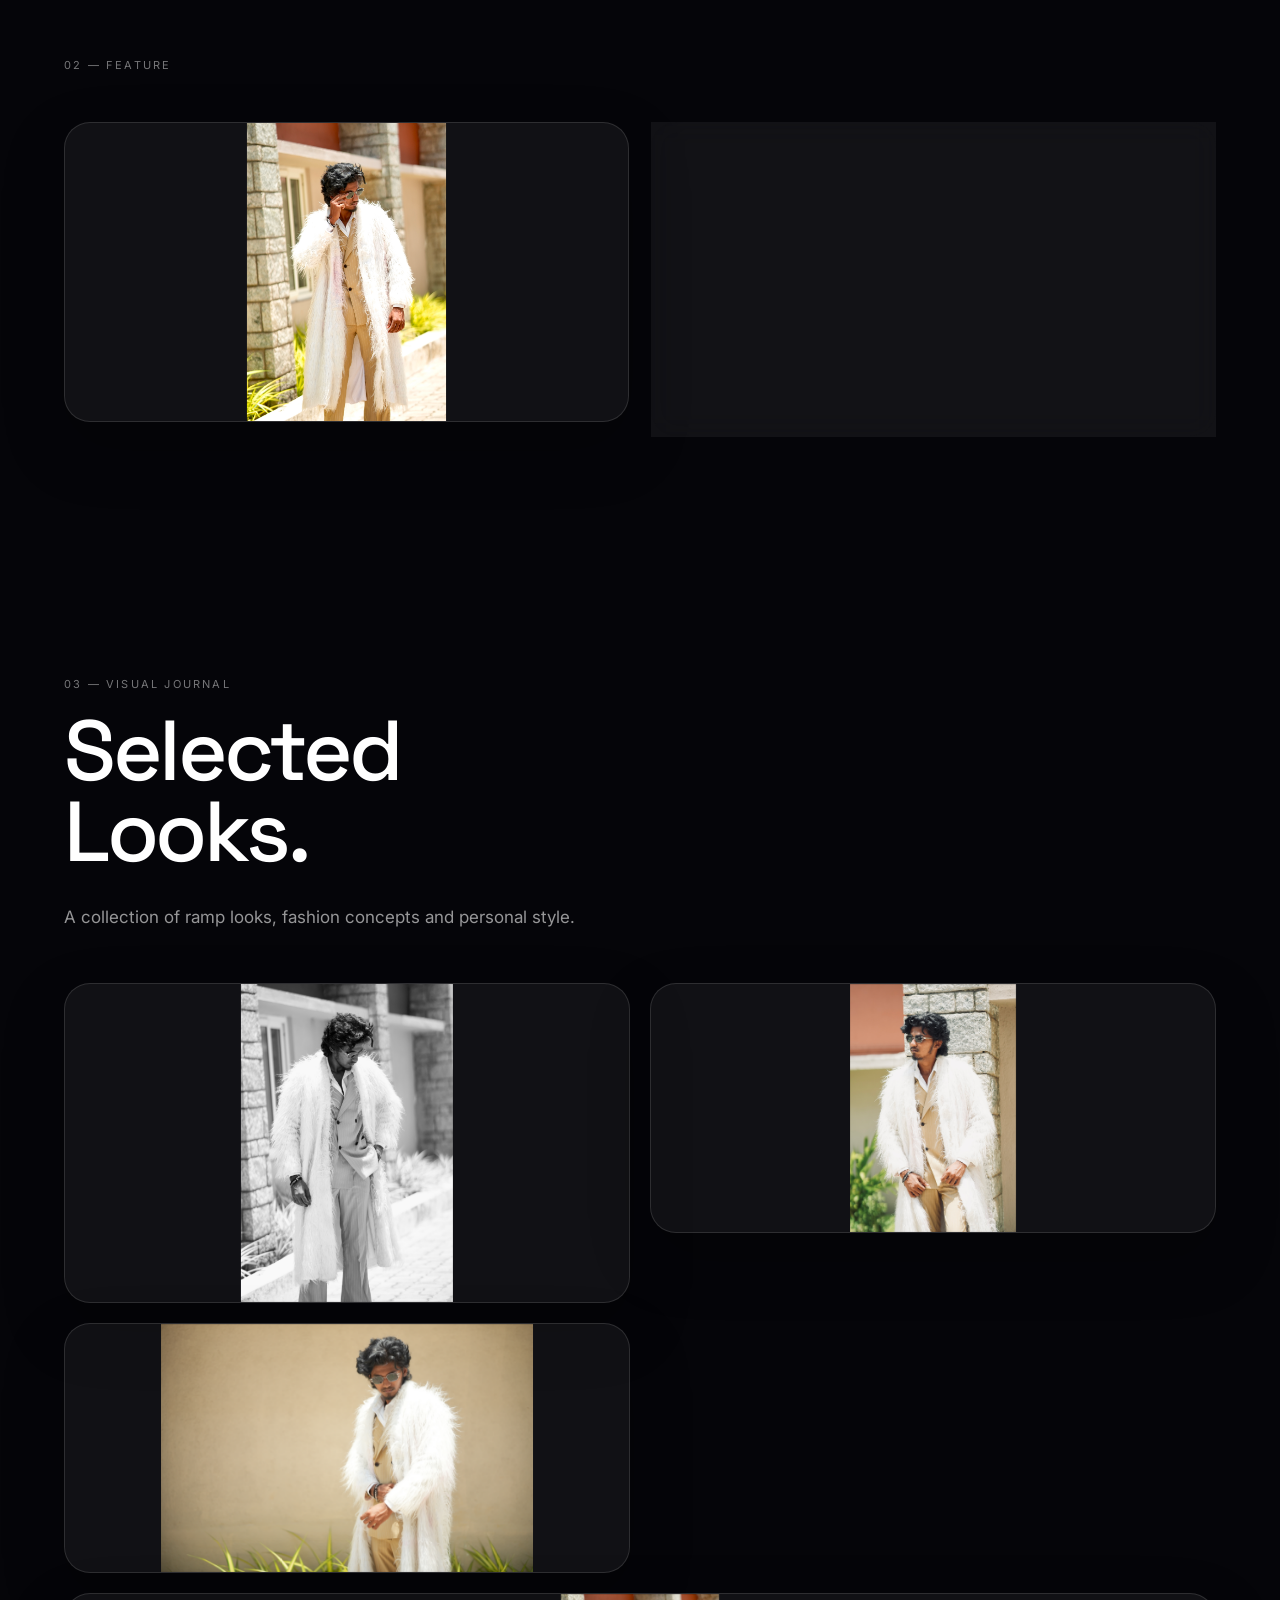
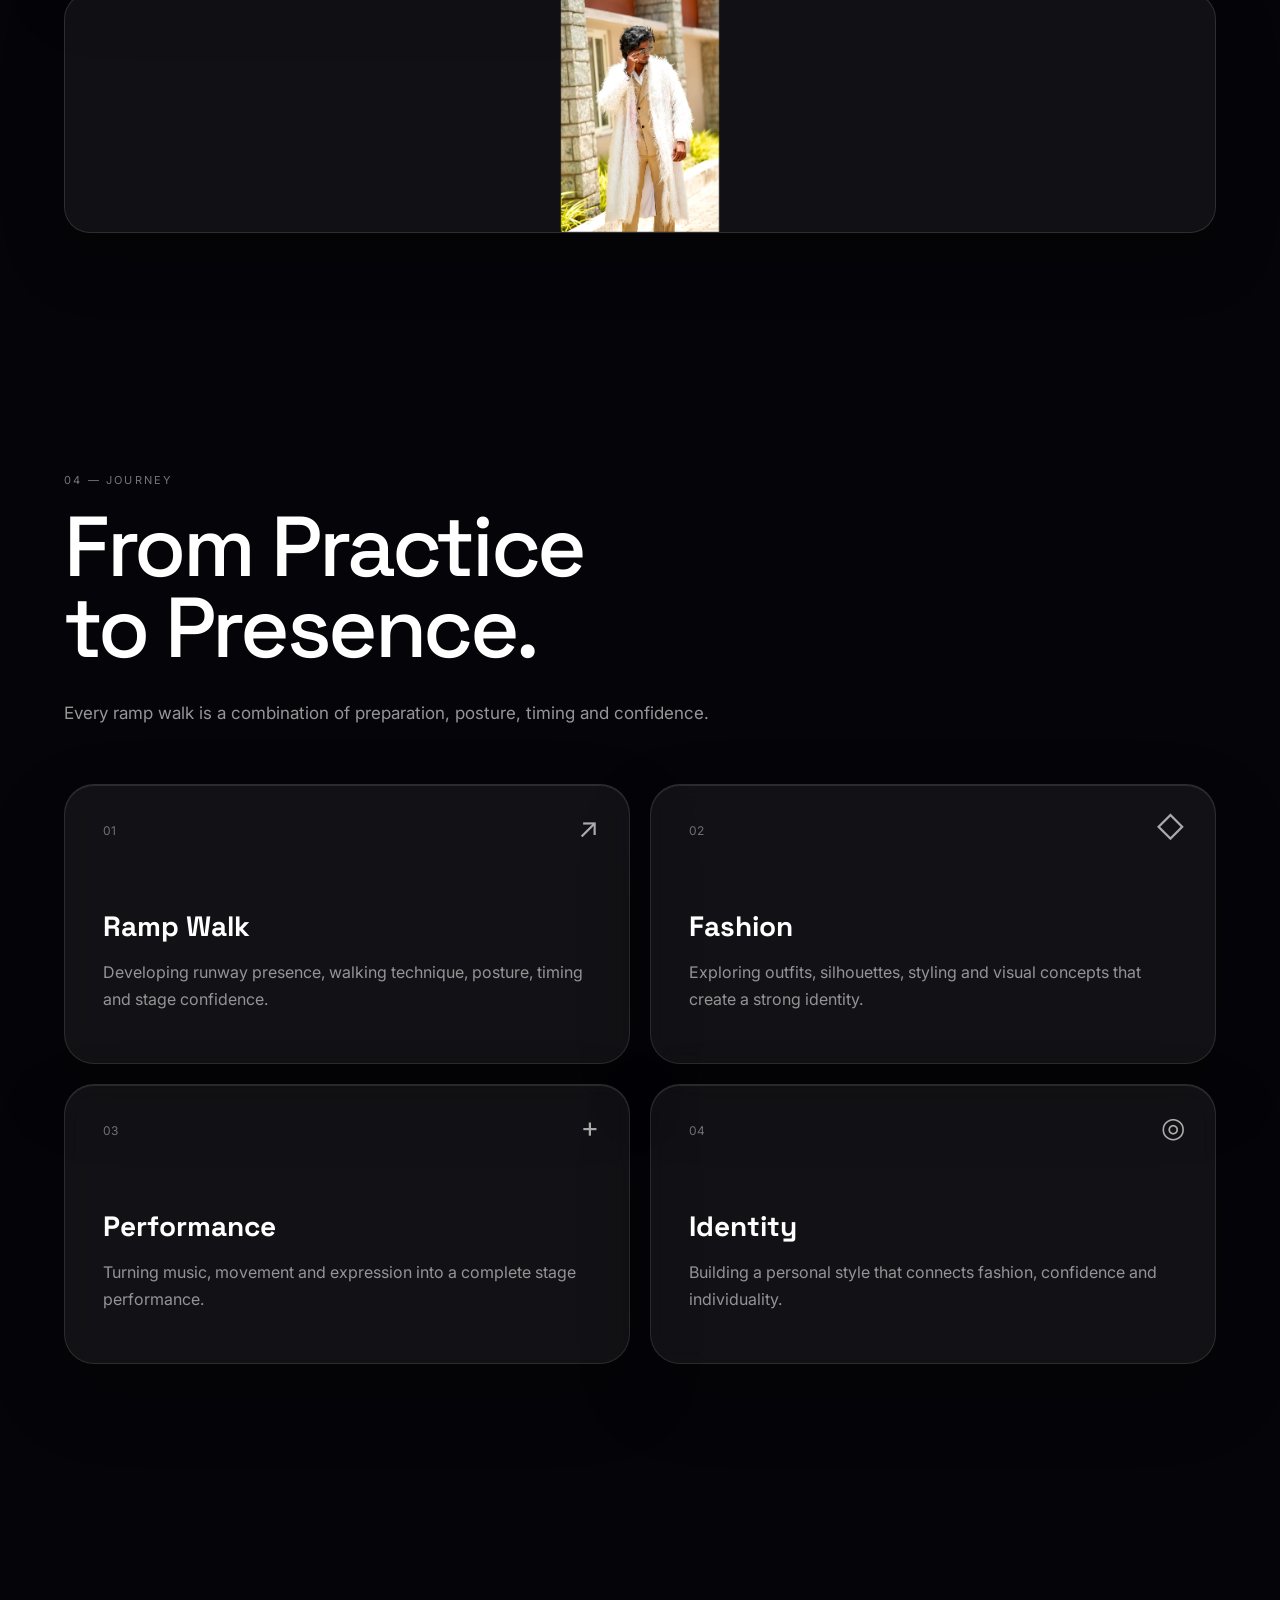
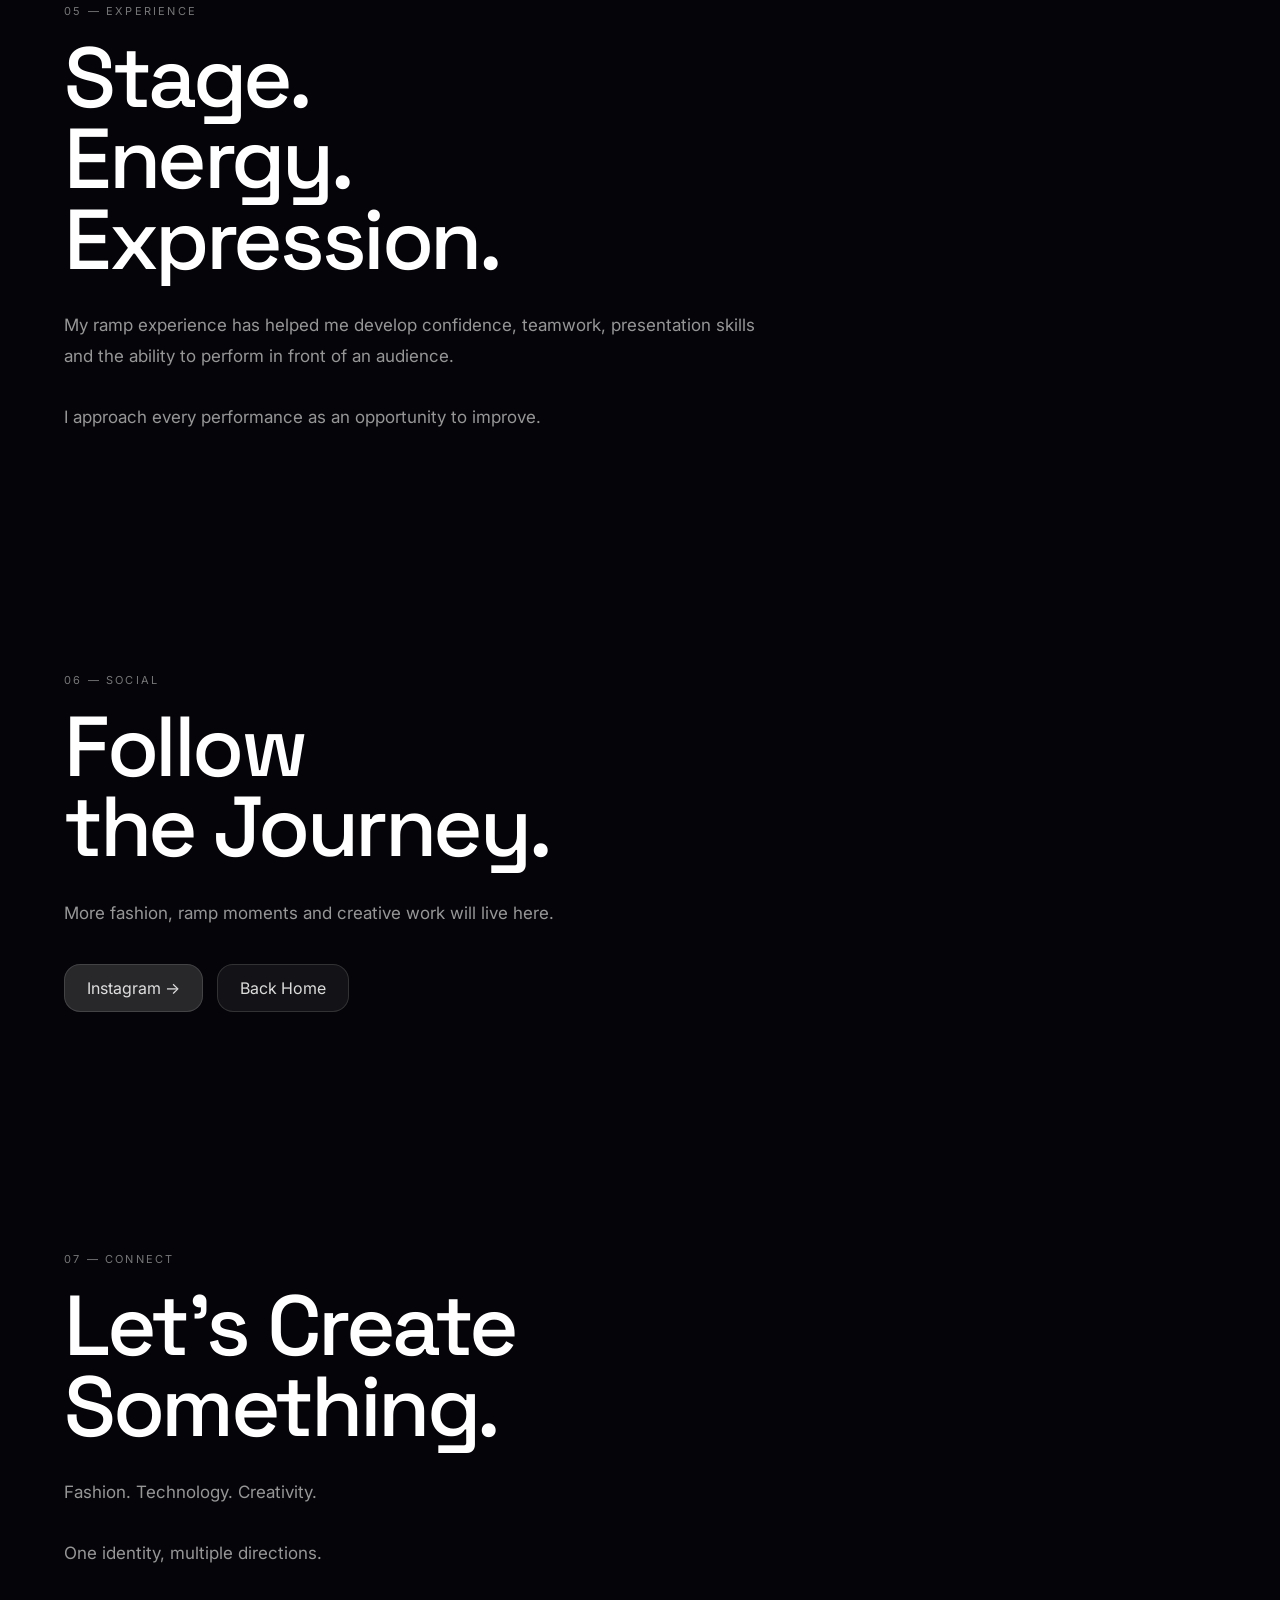
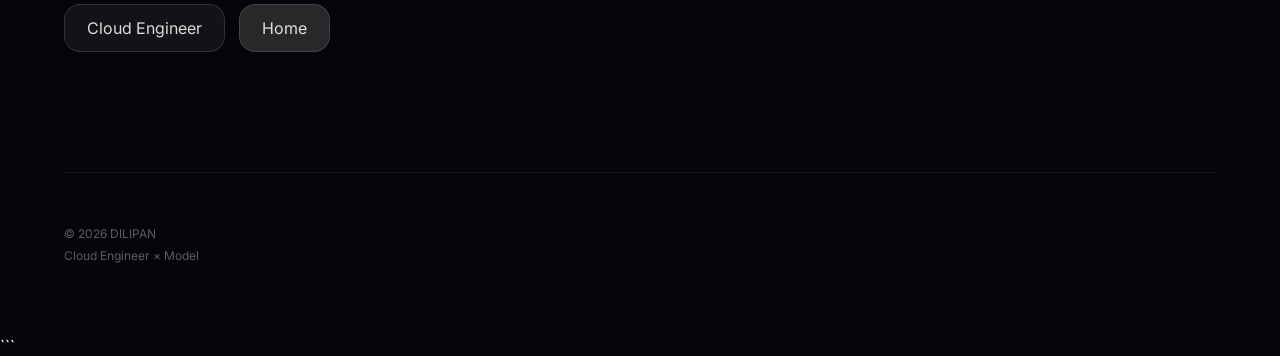
<file: modelling.html>
```html
<!DOCTYPE html>
<html lang="en">

<head>
    <meta charset="UTF-8">
    <meta name="viewport" content="width=device-width, initial-scale=1.0">

    <title>DILIPAN | Ramp / Modeling</title>

    <link rel="stylesheet" href="style.css">
</head>

<body>

    <!-- LIQUID BACKGROUND -->

    <div class="liquid-background">

        <div class="liquid-layer layer-1"></div>
        <div class="liquid-layer layer-2"></div>
        <div class="liquid-layer layer-3"></div>

        <div class="cursor-light"></div>

    </div>


    <!-- NAVIGATION -->

    <header>

        <nav class="navbar">

            <a href="index.html" class="logo">
                DILIPAN
            </a>

            <div class="nav-links">

                <a href="index.html">
                    Home
                </a>

                <a href="cloud.html">
                    Cloud Engineer
                </a>

                <a href="modelling.html">
                    Ramp / Modeling
                </a>

            </div>

        </nav>

    </header>


    <main>


        <!-- HERO -->

        <section class="hero">

            <div class="hero-tag">
                RAMP • FASHION • MODELING
            </div>

            <h1>
                RAMP
            </h1>

            <h2>
                Confidence in Motion.
            </h2>

            <p>
                Fashion, presence and performance.
                I'm building my modeling journey
                through ramp walks, fashion concepts
                and creative visual storytelling.
            </p>

            <div class="hero-buttons">

                <a href="#gallery" class="btn primary">
                    Explore My Work
                </a>

                <a href="#journey" class="btn">
                    My Journey
                </a>

            </div>

        </section>


        <!-- ABOUT -->

        <section>

            <div class="section-label">
                01 — ABOUT THE MODEL
            </div>

            <h2>
                More Than<br>
                a Look.
            </h2>

            <p class="about-text">

                Modeling for me is about more than
                appearance. It is about confidence,
                body language, discipline, expression
                and the ability to own a stage.

                <br><br>

                My interest in fashion and ramp
                performance gives me a creative path
                alongside my technology career.

            </p>

        </section>


        <!-- FEATURE PHOTO -->

        <section>

            <div class="section-label">
                02 — FEATURE
            </div>

            <div class="model-feature">

                <div class="photo-placeholder">

                    <img
                        src="asset/image/IMG_4500.JPEG"
                        alt="DILIPAN fashion portrait"
                    >

                </div>

                <div class="feature-info">

                    <span>
                        DILIPAN / 001
                    </span>

                    <h3>
                        Presence.<br>
                        Movement.<br>
                        Identity.
                    </h3>

                    <p>
                        A visual representation of
                        my fashion and ramp journey.
                    </p>

                </div>

            </div>

        </section>


        <!-- GALLERY -->

        <section id="gallery">

            <div class="section-label">
                03 — VISUAL JOURNAL
            </div>

            <h2>
                Selected<br>
                Looks.
            </h2>

            <p class="about-text">

                A collection of ramp looks, fashion
                concepts and personal style.

            </p>


            <div class="model-gallery">


                <!-- PHOTO 01 -->

                <div class="gallery-item gallery-large">

                    <div class="photo-placeholder">

                        <img
                            src="asset/image/IMG_4502.JPEG"
                            alt="DILIPAN ramp fashion look"
                        >

                    </div>

                </div>


                <!-- PHOTO 02 -->

                <div class="gallery-item">

                    <div class="photo-placeholder">

                        <img
                            src="asset/image/IMG_4514.JPEG"
                            alt="DILIPAN editorial fashion look"
                        >

                    </div>

                </div>


                <!-- PHOTO 03 -->

                <div class="gallery-item">

                    <div class="photo-placeholder">

                        <img
                            src="asset/image/IMG_4529.JPEG"
                            alt="DILIPAN fashion portrait"
                        >

                    </div>

                </div>


                <!-- FEATURE PHOTO -->

                <div class="gallery-item gallery-wide">

                    <div class="photo-placeholder">

                        <img
                            src="asset/image/IMG_4500.JPEG"
                            alt="DILIPAN fashion feature"
                        >

                    </div>

                </div>


            </div>

        </section>


        <!-- JOURNEY -->

        <section id="journey">

            <div class="section-label">
                04 — JOURNEY
            </div>

            <h2>
                From Practice<br>
                to Presence.
            </h2>

            <p class="about-text">

                Every ramp walk is a combination of
                preparation, posture, timing and
                confidence.

            </p>


            <div class="career-grid">


                <div class="career-card">

                    <div class="card-number">
                        01
                    </div>

                    <div class="card-icon">
                        ↗
                    </div>

                    <h3>
                        Ramp Walk
                    </h3>

                    <p>
                        Developing runway presence,
                        walking technique, posture,
                        timing and stage confidence.
                    </p>

                </div>


                <div class="career-card">

                    <div class="card-number">
                        02
                    </div>

                    <div class="card-icon">
                        ◇
                    </div>

                    <h3>
                        Fashion
                    </h3>

                    <p>
                        Exploring outfits, silhouettes,
                        styling and visual concepts
                        that create a strong identity.
                    </p>

                </div>


                <div class="career-card">

                    <div class="card-number">
                        03
                    </div>

                    <div class="card-icon">
                        +
                    </div>

                    <h3>
                        Performance
                    </h3>

                    <p>
                        Turning music, movement and
                        expression into a complete
                        stage performance.
                    </p>

                </div>


                <div class="career-card">

                    <div class="card-number">
                        04
                    </div>

                    <div class="card-icon">
                        ◎
                    </div>

                    <h3>
                        Identity
                    </h3>

                    <p>
                        Building a personal style that
                        connects fashion, confidence
                        and individuality.
                    </p>

                </div>


            </div>

        </section>


        <!-- EXPERIENCE -->

        <section>

            <div class="section-label">
                05 — EXPERIENCE
            </div>

            <h2>
                Stage.<br>
                Energy.<br>
                Expression.
            </h2>

            <p class="about-text">

                My ramp experience has helped me
                develop confidence, teamwork,
                presentation skills and the ability
                to perform in front of an audience.

                <br><br>

                I approach every performance as an
                opportunity to improve.

            </p>

        </section>


        <!-- INSTAGRAM -->

        <section class="contact">

            <div class="section-label">
                06 — SOCIAL
            </div>

            <h2>
                Follow<br>
                the Journey.
            </h2>

            <p class="about-text">

                More fashion, ramp moments and
                creative work will live here.

            </p>

            <div class="hero-buttons">

                <a
                    href="https://www.instagram.com/dilipan__162/"
                    target="_blank"
                    rel="noopener noreferrer"
                    class="btn primary"
                >
                    Instagram →
                </a>

                <a
                    href="index.html"
                    class="btn"
                >
                    Back Home
                </a>

            </div>

        </section>


        <!-- CONTACT -->

        <section class="contact">

            <div class="section-label">
                07 — CONNECT
            </div>

            <h2>
                Let's Create<br>
                Something.
            </h2>

            <p class="about-text">

                Fashion. Technology. Creativity.

                <br><br>

                One identity, multiple directions.

            </p>

            <div class="hero-buttons">

                <a
                    href="cloud.html"
                    class="btn"
                >
                    Cloud Engineer
                </a>

                <a
                    href="index.html"
                    class="btn primary"
                >
                    Home
                </a>

            </div>

        </section>

    </main>


    <!-- FOOTER -->

    <footer>

        © 2026 DILIPAN

        <br>

        Cloud Engineer × Model

    </footer>


    <script src="script.js"></script>

</body>

</html>
```
</file>
<file: style.css>
@import url('https://fonts.googleapis.com/css2?family=Inter:wght@300;400;500;600&family=Space+Grotesk:wght@400;500;600;700&display=swap');

/* ================================
   BASIC RESET
================================ */

* {
    margin: 0;
    padding: 0;
    box-sizing: border-box;
}

html {
    scroll-behavior: smooth;
}

body {
    font-family: "Inter", sans-serif;
    background: #050509;
    color: #ffffff;
    overflow-x: hidden;
}

a {
    text-decoration: none;
    color: inherit;
}

img {
    max-width: 100%;
}


/* ================================
   BACKGROUND
================================ */

.liquid-background {
    position: fixed;
    inset: 0;
    z-index: -1;
    overflow: hidden;

    background:
        radial-gradient(
            circle at 20% 20%,
            rgba(90, 40, 180, 0.20),
            transparent 35%
        ),
        radial-gradient(
            circle at 80% 30%,
            rgba(0, 180, 255, 0.12),
            transparent 35%
        ),
        radial-gradient(
            circle at 50% 90%,
            rgba(255, 0, 180, 0.10),
            transparent 40%
        ),
        #050509;
}

.liquid-layer {
    position: absolute;
    width: 60vw;
    height: 60vw;
    border-radius: 50%;
    filter: blur(90px);
    opacity: 0.25;
}

.layer-1 {
    background: rgba(90, 50, 255, 0.35);
    top: -25%;
    left: -15%;
}

.layer-2 {
    background: rgba(0, 200, 255, 0.25);
    top: 10%;
    right: -25%;
}

.layer-3 {
    background: rgba(255, 0, 180, 0.20);
    bottom: -30%;
    left: 25%;
}

.cursor-light {
    position: fixed;
    width: 220px;
    height: 220px;
    border-radius: 50%;
    pointer-events: none;
    transform: translate(-50%, -50%);
    background: rgba(255, 255, 255, 0.04);
    filter: blur(30px);
}


/* ================================
   NAVIGATION
================================ */

header {
    position: fixed;
    top: 0;
    left: 0;
    right: 0;
    z-index: 100;
}

.navbar {
    width: 92%;
    max-width: 1180px;
    margin: 18px auto;

    padding: 15px 22px;

    display: flex;
    justify-content: space-between;
    align-items: center;

    border: 1px solid rgba(255, 255, 255, 0.12);
    border-radius: 22px;

    background: rgba(255, 255, 255, 0.06);

    backdrop-filter: blur(20px);
    -webkit-backdrop-filter: blur(20px);

    box-shadow:
        0 20px 60px rgba(0, 0, 0, 0.25);
}

.logo {
    font-family: "Space Grotesk", sans-serif;
    font-size: 18px;
    font-weight: 700;
    letter-spacing: 0.12em;
}

.nav-links {
    display: flex;
    gap: 28px;
}

.nav-links a {
    font-size: 13px;
    color: rgba(255, 255, 255, 0.65);
    transition: 0.3s ease;
}

.nav-links a:hover {
    color: #ffffff;
}


/* ================================
   GENERAL SECTIONS
================================ */

section {
    width: 90%;
    max-width: 1180px;
    margin: 0 auto;
    padding: 120px 0;
}

section h2 {
    font-family: "Space Grotesk", sans-serif;
    font-size: clamp(45px, 7vw, 85px);
    line-height: 0.95;
    letter-spacing: -0.04em;
    font-weight: 500;
}

section h3 {
    font-family: "Space Grotesk", sans-serif;
    font-size: 28px;
    margin-bottom: 15px;
}

.section-label {
    display: block;
    margin-bottom: 20px;

    font-size: 11px;
    letter-spacing: 0.2em;
    text-transform: uppercase;

    color: rgba(255, 255, 255, 0.45);
}

.about-text {
    max-width: 720px;
    margin-top: 30px;

    font-size: 17px;
    line-height: 1.8;

    color: rgba(255, 255, 255, 0.58);
}


/* ================================
   HERO
================================ */

.hero {
    min-height: 100vh;

    display: flex;
    flex-direction: column;
    justify-content: center;
    align-items: flex-start;

    padding-top: 160px;
}

.hero-tag {
    font-size: 11px;
    letter-spacing: 0.22em;
    text-transform: uppercase;
    color: rgba(255, 255, 255, 0.45);
    margin-bottom: 20px;
}

.hero h1 {
    font-family: "Space Grotesk", sans-serif;

    font-size: clamp(70px, 14vw, 190px);

    line-height: 0.85;
    letter-spacing: -0.07em;

    font-weight: 600;

    color: #ffffff;
}

.hero h2 {
    font-family: "Space Grotesk", sans-serif;

    font-size: clamp(30px, 5vw, 60px);

    font-weight: 400;

    margin-top: 25px;
}

.hero p {
    max-width: 650px;

    margin-top: 25px;

    font-size: 16px;
    line-height: 1.8;

    color: rgba(255, 255, 255, 0.60);
}


/* ================================
   BUTTONS
================================ */

.hero-buttons {
    display: flex;
    flex-wrap: wrap;
    gap: 14px;

    margin-top: 35px;
}

.btn {
    display: inline-flex;

    align-items: center;
    justify-content: center;

    min-height: 48px;

    padding: 0 22px;

    border-radius: 16px;

    border: 1px solid rgba(255, 255, 255, 0.13);

    background: rgba(255, 255, 255, 0.06);

    color: rgba(255, 255, 255, 0.85);

    transition: 0.3s ease;
}

.btn:hover {
    background: rgba(255, 255, 255, 0.12);

    border-color: rgba(255, 255, 255, 0.25);

    transform: translateY(-3px);
}

.btn.primary {
    background: rgba(255, 255, 255, 0.14);
}


/* ================================
   GLASS CARDS
================================ */

.career-grid {
    display: grid;

    grid-template-columns: repeat(2, minmax(0, 1fr));

    gap: 20px;

    margin-top: 55px;
}

.career-card {
    position: relative;

    min-height: 280px;

    padding: 38px;

    border-radius: 30px;

    border: 1px solid rgba(255, 255, 255, 0.11);

    background: rgba(255, 255, 255, 0.055);

    backdrop-filter: blur(25px);
    -webkit-backdrop-filter: blur(25px);

    box-shadow:
        inset 0 1px 0 rgba(255, 255, 255, 0.10),
        0 30px 70px rgba(0, 0, 0, 0.25);
}

.card-number {
    font-size: 12px;
    color: rgba(255, 255, 255, 0.4);
}

.card-icon {
    position: absolute;

    top: 25px;
    right: 30px;

    font-size: 28px;

    color: rgba(255, 255, 255, 0.65);
}

.career-card h3 {
    margin-top: 70px;
}

.career-card p {
    color: rgba(255, 255, 255, 0.55);
    line-height: 1.7;
}


/* ================================
   MODELING FEATURE
================================ */

.model-feature {
    display: grid;

    grid-template-columns: 1fr 1fr;

    gap: 22px;

    margin-top: 50px;
}


/* IMAGE BOX */

.photo-placeholder {
    position: relative;

    width: 100%;
    height: 100%;

    overflow: hidden;

    border-radius: 26px;

    border: 1px solid rgba(255, 255, 255, 0.12);

    background: rgba(255, 255, 255, 0.05);

    box-shadow:
        0 25px 60px rgba(0, 0, 0, 0.25);
}


/* FEATURE IMAGE - SMALLER */

.model-feature .photo-placeholder {
    height: 300px;
}


/* ACTUAL IMAGE */

.photo-placeholder img {
   display: block;
    width: 100%;
    height: 100%;
    object-fit: contain;
    object-position: center;
}

.photo-placeholder:hover img {
    transform: scale(1.03);
}


/* FEATURE TEXT */

.feature-info {
    min-height: 300px;

    padding: 38px;

    display: flex;

    flex-direction: column;

    justify-content: center;

    border-radius: 26px;

    border: 1px solid rgba(255, 255, 255, 0.11);

    background: rgba(255, 255, 255, 0.055);

    backdrop-filter: blur(25px);
    -webkit-backdrop-filter: blur(25px);
}

.feature-info span {
    font-size: 11px;

    letter-spacing: 0.2em;

    color: rgba(255, 255, 255, 0.4);

    margin-bottom: 20px;
}

.feature-info h3 {
    font-size: clamp(32px, 4vw, 52px);

    line-height: 1;

    margin-bottom: 20px;
}

.feature-info p {
    color: rgba(255, 255, 255, 0.55);

    line-height: 1.8;
}


/* ================================
   MODELING GALLERY
================================ */

.model-gallery {
    display: grid;

    grid-template-columns: repeat(2, minmax(0, 1fr));

    gap: 20px;

    margin-top: 50px;
}

.gallery-item {
    min-width: 0;
}


/* NORMAL PHOTOS */

.gallery-item .photo-placeholder {
    height: 250px;
}


/* LARGE PHOTO */

.gallery-large .photo-placeholder {
    height: 320px;
}


/* WIDE PHOTO */

.gallery-wide {
    grid-column: span 2;
}

.gallery-wide .photo-placeholder {
    height: 240px;
}


/* ================================
   CONTACT
================================ */

.contact {
    text-align: left;
}


/* ================================
   FOOTER
================================ */

footer {
    width: 90%;
    max-width: 1180px;

    margin: 0 auto;

    padding: 50px 0 70px;

    border-top: 1px solid rgba(255, 255, 255, 0.08);

    color: rgba(255, 255, 255, 0.35);

    font-size: 12px;

    line-height: 1.8;
}


/* ================================
   MOBILE
================================ */

@media (max-width: 800px) {

    section {
        padding: 90px 0;
    }

    .navbar {
        padding: 13px 16px;
    }

    .nav-links {
        gap: 10px;
    }

    .nav-links a {
        font-size: 9px;
    }

    .hero {
        padding-top: 140px;
    }

    .hero h1 {
        font-size: 22vw;
    }

    .career-grid {
        grid-template-columns: 1fr;
    }

    .model-feature {
        grid-template-columns: 1fr;
    }

    .model-feature .photo-placeholder {
        height: 270px;
    }

    .feature-info {
        min-height: 260px;
        padding: 30px;
    }

    .model-gallery {
        grid-template-columns: 1fr;
    }

    .gallery-large,
    .gallery-wide {
        grid-column: span 1;
    }

    .gallery-item .photo-placeholder {
        height: 240px;
    }

    .gallery-large .photo-placeholder {
        height: 280px;
    }

    .gallery-wide .photo-placeholder {
        height: 240px;
    }
}
/* =========================================
   PERFORMANCE + NAVIGATION IMPROVEMENTS
   ========================================= */

/* Faster, cleaner scrolling */
html {
    scroll-behavior: smooth;
    scroll-padding-top: 110px;
}

/* Reduce expensive blur rendering */
.liquid-layer {
    filter: blur(60px);
    will-change: transform;
}

.cursor-light {
    filter: blur(20px);
    will-change: transform;
}

/* Better glass performance */
.navbar {
    backdrop-filter: blur(12px);
    -webkit-backdrop-filter: blur(12px);
}

.career-card,
.feature-info {
    backdrop-filter: blur(14px);
    -webkit-backdrop-filter: blur(14px);
}

/* =========================================
   NAVIGATION BUTTON STYLE
   ========================================= */

.nav-links {
    align-items: center;
    gap: 8px;
}

.nav-links a {
    display: inline-flex;
    align-items: center;
    justify-content: center;

    min-height: 38px;
    padding: 0 14px;

    border: 1px solid transparent;
    border-radius: 12px;

    color: rgba(255, 255, 255, 0.65);

    transition:
        background 0.2s ease,
        border-color 0.2s ease,
        color 0.2s ease,
        transform 0.2s ease;
}

.nav-links a:hover {
    color: #ffffff;
    background: rgba(255, 255, 255, 0.08);
    border-color: rgba(255, 255, 255, 0.12);
    transform: translateY(-1px);
}

.nav-links a:active {
    transform: scale(0.97);
}

/* =========================================
   REDUCE IMAGE RENDERING COST
   ========================================= */

.photo-placeholder img {
    transition: transform 0.3s ease;
    backface-visibility: hidden;
}

/* =========================================
   ACCESSIBILITY / LOW MOTION
   ========================================= */

@media (prefers-reduced-motion: reduce) {
    html {
        scroll-behavior: auto;
    }

    *,
    *::before,
    *::after {
        animation-duration: 0.01ms !important;
        animation-iteration-count: 1 !important;
        transition-duration: 0.01ms !important;
    }
}

/* =========================================
   MOBILE NAVIGATION
   ========================================= */

@media (max-width: 800px) {

    .nav-links {
        gap: 4px;
    }

    .nav-links a {
        min-height: 34px;
        padding: 0 9px;
        border-radius: 10px;
        font-size: 9px;
    }

    .navbar {
        backdrop-filter: blur(10px);
        -webkit-backdrop-filter: blur(10px);
    }

    .career-card,
    .feature-info {
        backdrop-filter: blur(10px);
        -webkit-backdrop-filter: blur(10px);
    }
}
</file>
